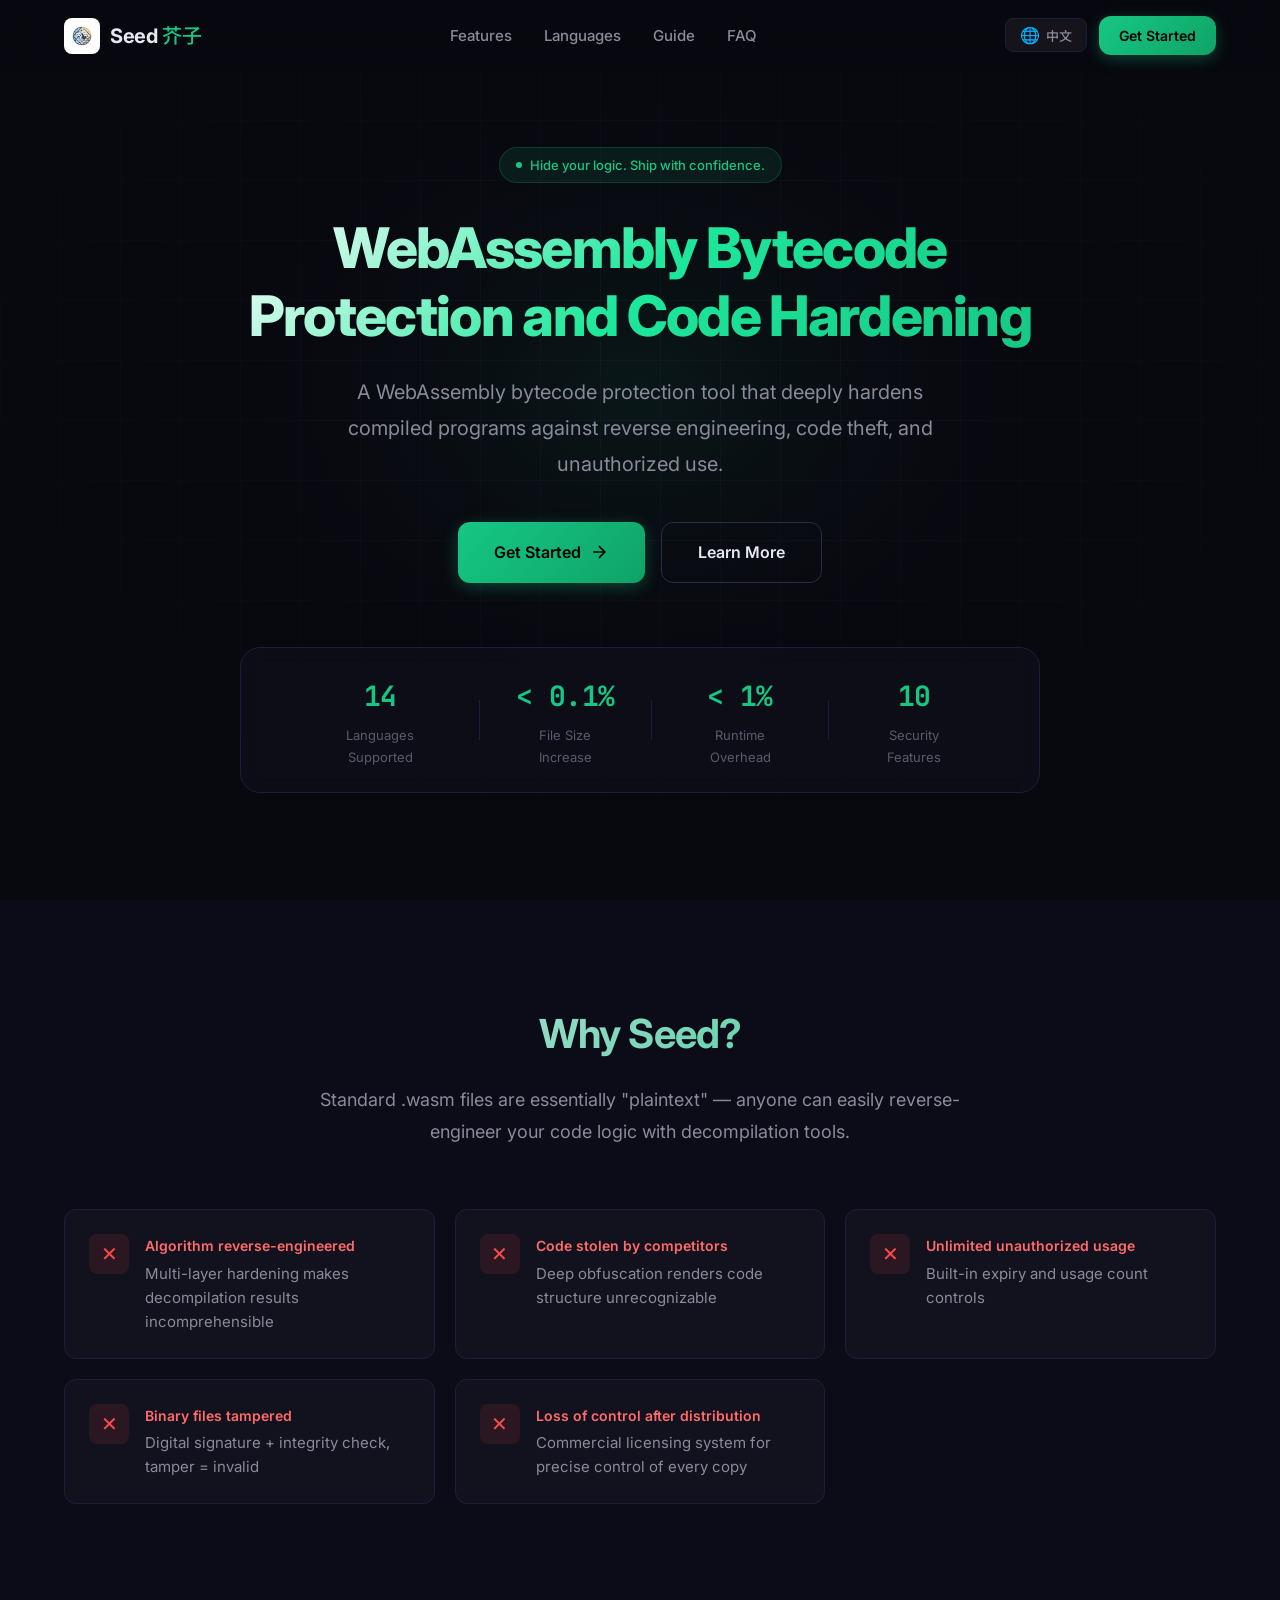
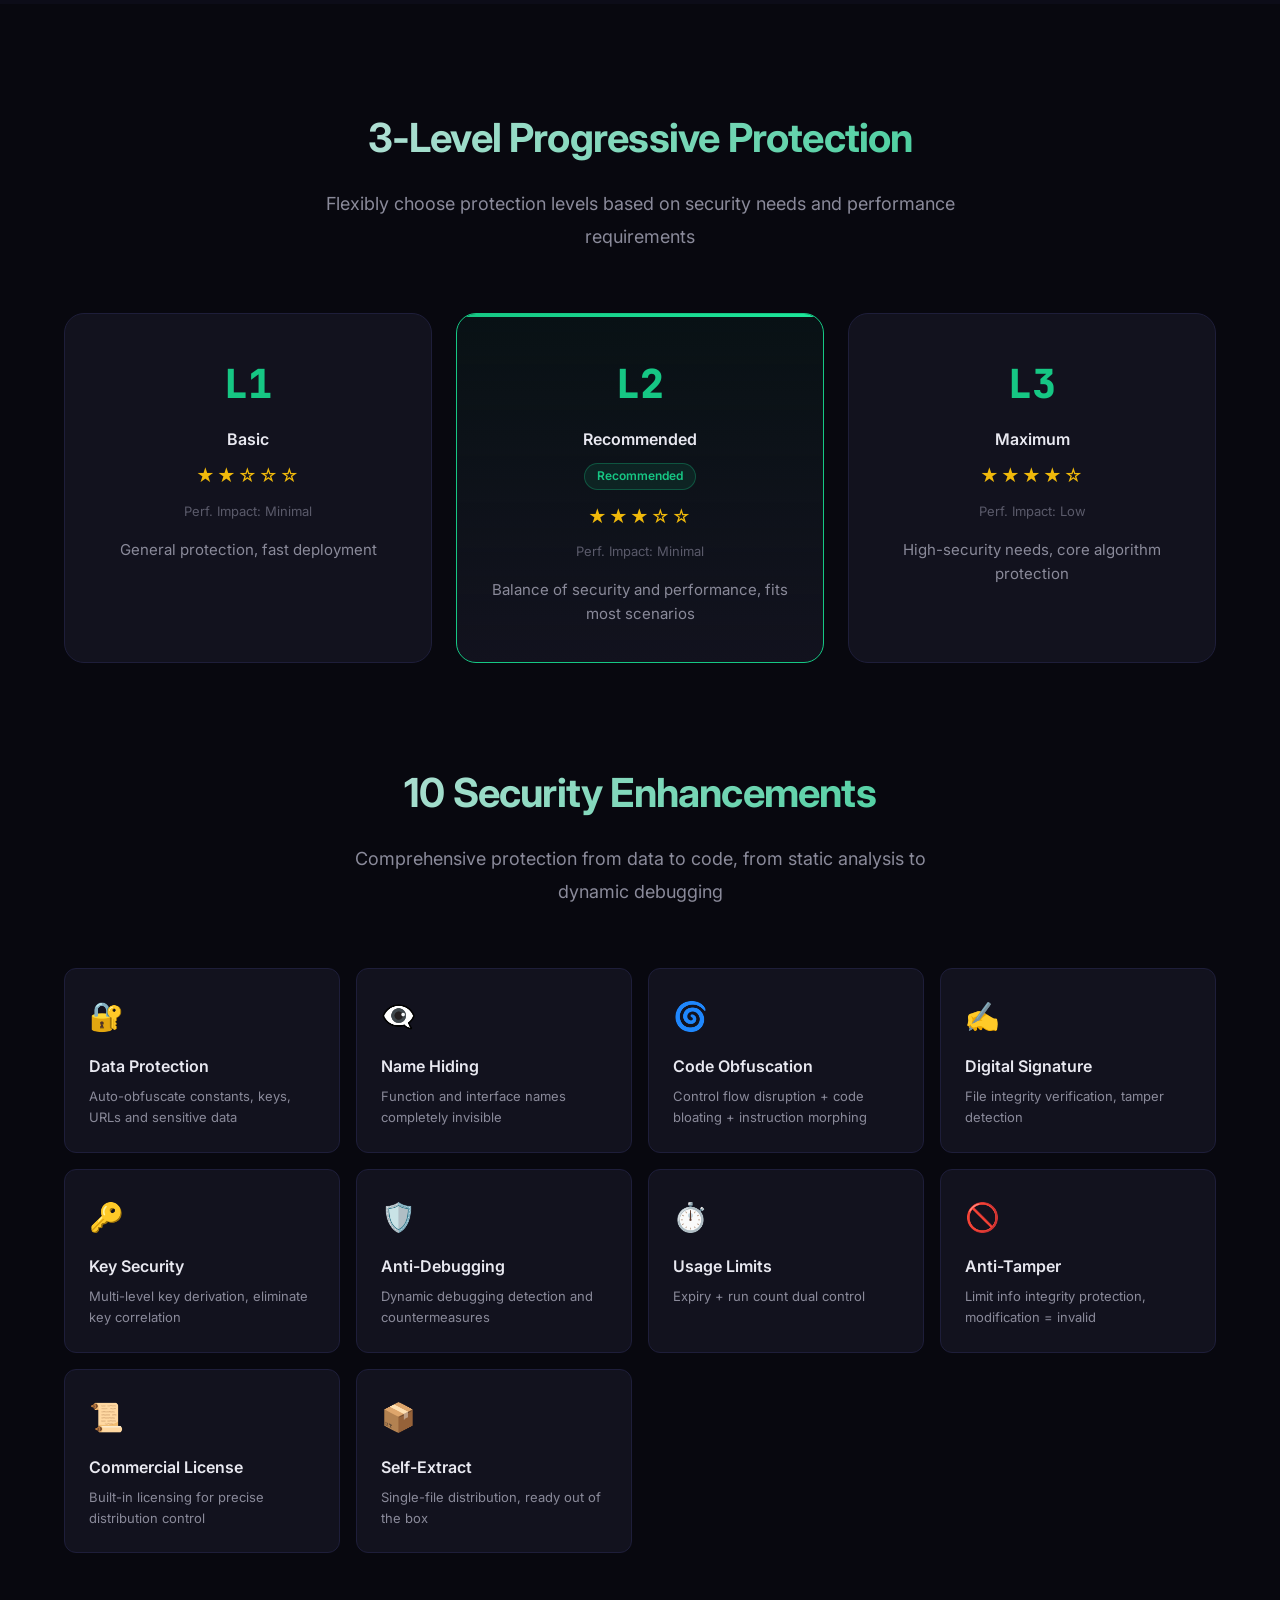
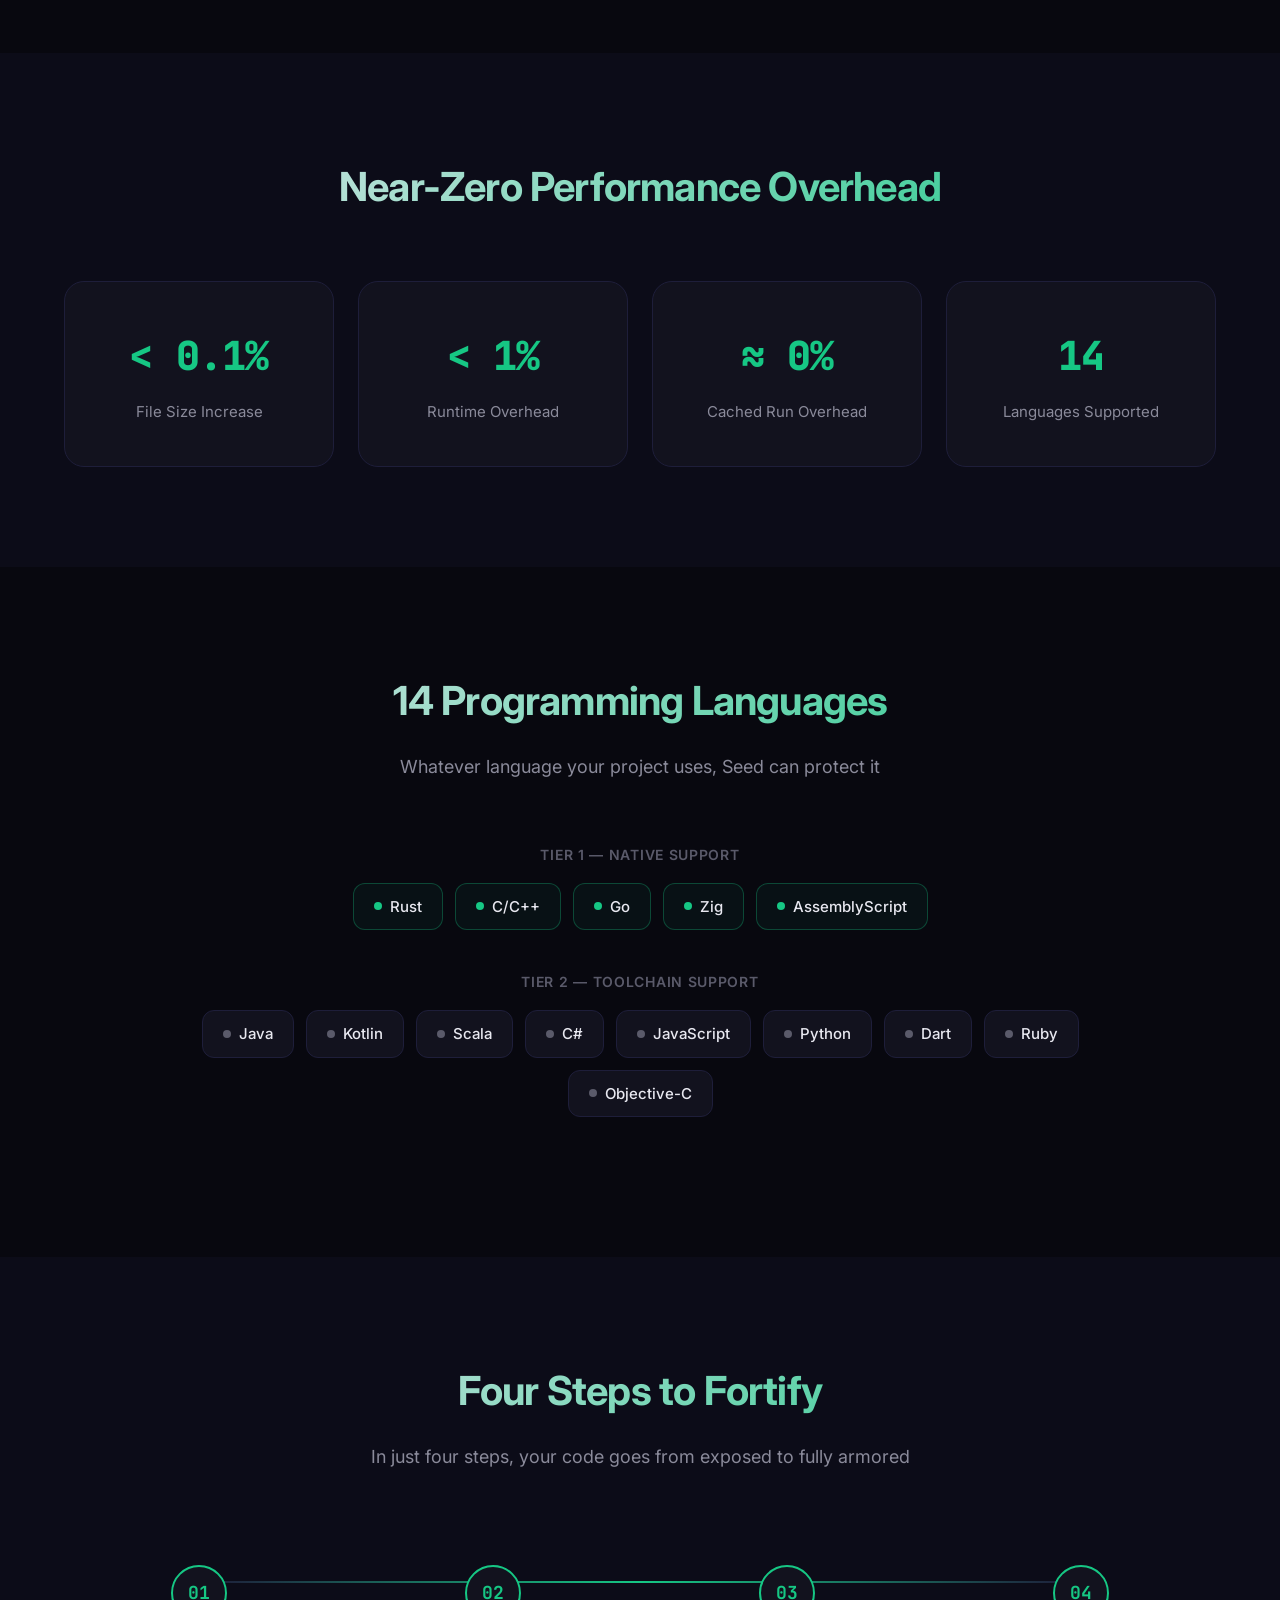
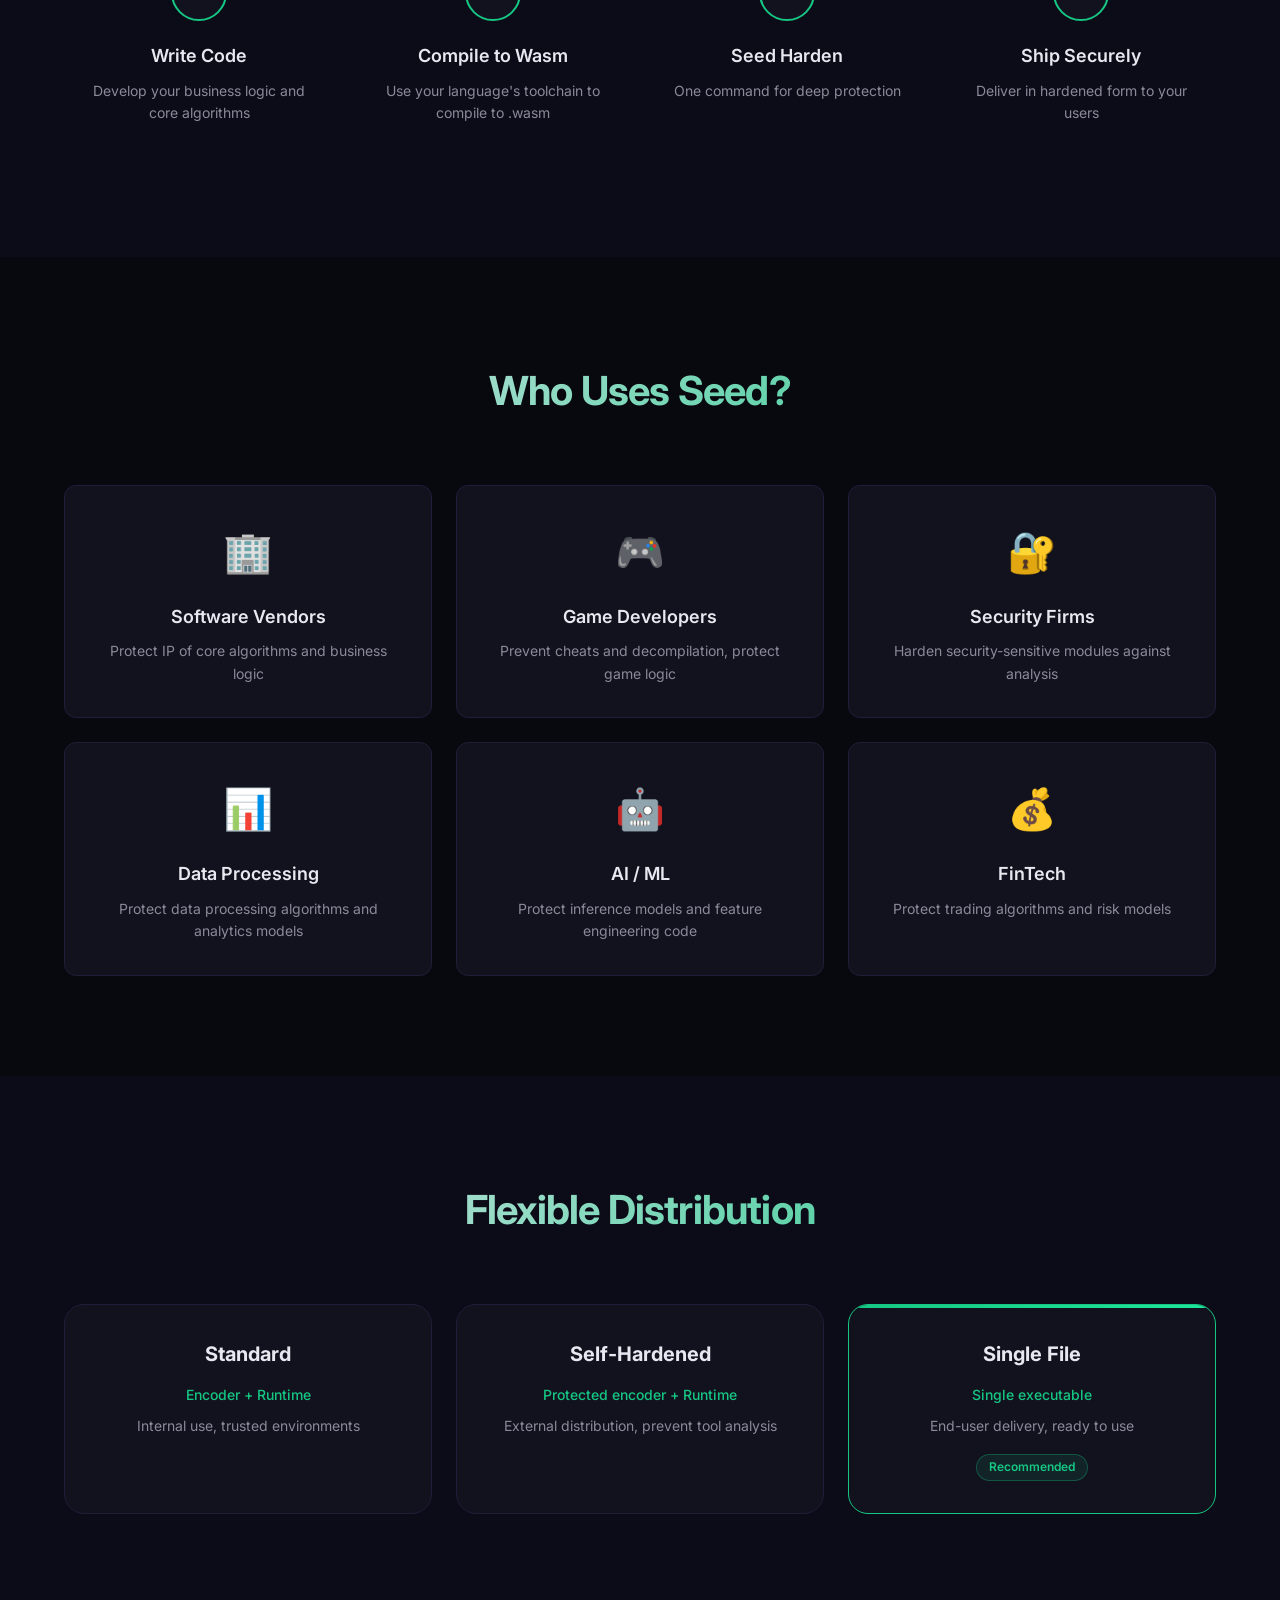
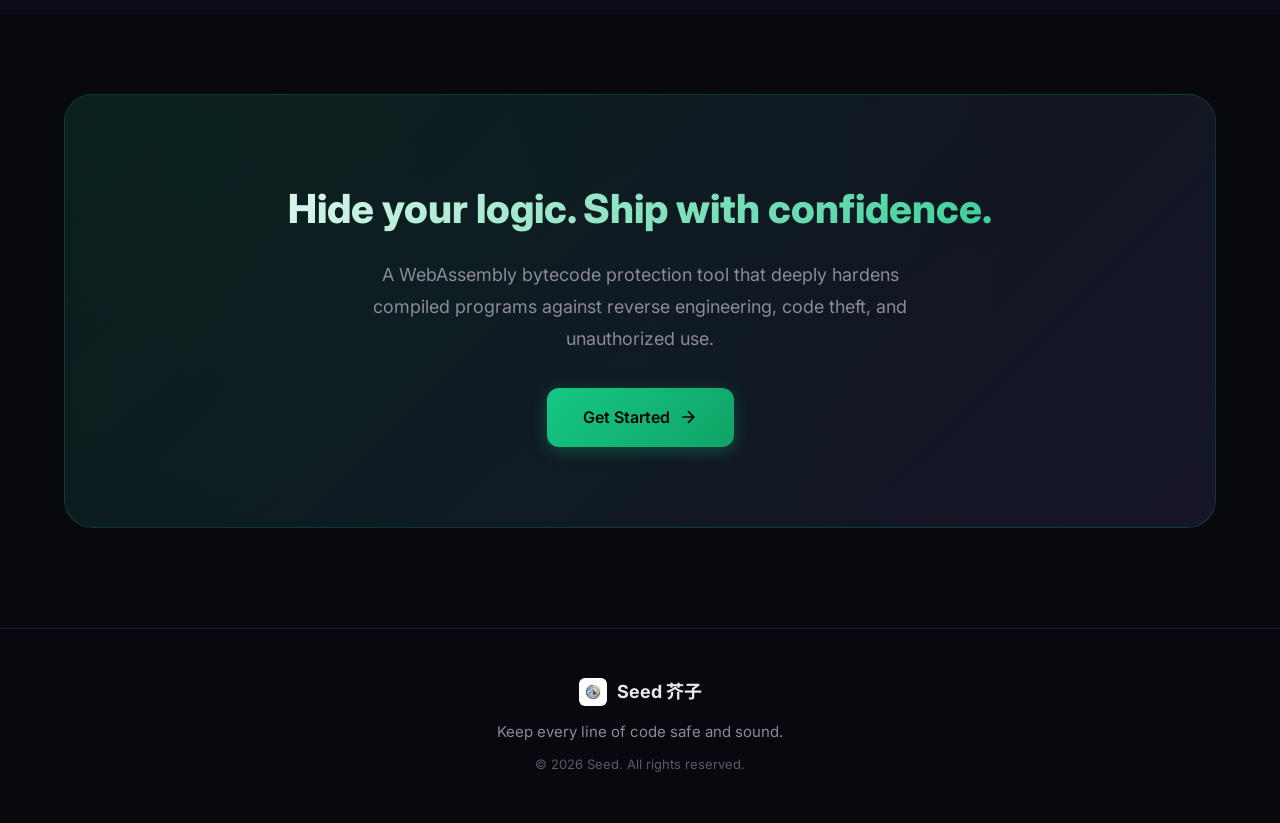
<file: index.html>
<!DOCTYPE html>
<html lang="zh-CN">
<head>
  <meta charset="UTF-8">
  <meta name="viewport" content="width=device-width, initial-scale=1.0">
  <title>Seed 芥子 — WebAssembly 字节码加固与混淆工具</title>
  <meta name="description" content="Seed 芥子为 Rust、C/C++、Go 等 WebAssembly 项目提供字节码加固、代码混淆与授权控制，帮助开发者降低逆向分析、代码窃取和未授权使用风险。">
  <link rel="canonical" href="https://seedprotector.github.io/">
  <meta property="og:title" content="Seed 芥子 — WebAssembly 字节码加固与混淆工具">
  <meta property="og:description" content="Seed 芥子为 WebAssembly 程序提供字节码加固、代码混淆与授权控制，帮助降低逆向分析和未授权使用风险。">
  <meta property="og:url" content="https://seedprotector.github.io/">
  <meta property="og:image" content="https://seedprotector.github.io/assets/icons/seed-icon-256.png">
  <meta property="og:type" content="website">
  <meta name="twitter:card" content="summary">
  <meta name="twitter:title" content="Seed 芥子 — WebAssembly 字节码加固与混淆工具">
  <meta name="twitter:description" content="WebAssembly 字节码加固、代码混淆与授权控制。">
  <script type="application/ld+json">
  {
    "@context": "https://schema.org",
    "@type": "SoftwareApplication",
    "name": "Seed",
    "alternateName": ["Seed 芥子", "wasm-packer"],
    "description": "WebAssembly 字节码保护与代码加固工具，提供字节码加固、代码混淆、反调试与商业授权控制，帮助开发者防止逆向工程、代码窃取和未授权使用。",
    "applicationCategory": "DeveloperApplication",
    "operatingSystem": "macOS, Linux",
    "url": "https://seedprotector.github.io/",
    "inLanguage": ["zh-CN", "en"]
  }
  </script>
  <link rel="icon" type="image/png" href="assets/icons/seed-icon-256.png">
  <link rel="stylesheet" href="css/style.css">
  <!-- Google Fonts -->
  <link rel="preconnect" href="https://fonts.googleapis.com">
  <link rel="preconnect" href="https://fonts.gstatic.com" crossorigin>
  <link href="https://fonts.googleapis.com/css2?family=Inter:wght@300;400;500;600;700;800&family=Noto+Sans+SC:wght@300;400;500;700&family=JetBrains+Mono:wght@400;500&display=swap" rel="stylesheet">
</head>
<body>

  <!-- ========== Navigation ========== -->
  <nav class="navbar" id="navbar">
    <div class="nav-container">
      <a href="#" class="nav-brand">
        <img src="assets/icons/seed-icon-256.png" alt="Seed Logo" class="nav-logo">
        <span class="nav-brand-text">Seed <span class="brand-cn">芥子</span></span>
      </a>
      <div class="nav-links" id="navLinks">
        <a href="#features" data-i18n="nav.features">核心优势</a>
        <a href="#languages" data-i18n="nav.languages">语言支持</a>
        <a href="guide.html" data-i18n="nav.guide">使用教程</a>
        <a href="faq.html" data-i18n="nav.faq">常见问题</a>
      </div>
      <div class="nav-actions">
        <button class="lang-toggle" id="langToggle" title="Switch Language" aria-label="Switch language / 切换语言">
          <span class="lang-icon">🌐</span>
          <span class="lang-label" id="langLabel">EN</span>
        </button>
        <a href="contact.html" class="btn btn-primary btn-sm" data-i18n="nav.getStarted">立即体验</a>
        <button class="mobile-menu-btn" id="mobileMenuBtn" aria-label="Menu">
          <span></span><span></span><span></span>
        </button>
      </div>
    </div>
  </nav>

  <main id="main-content">
  <!-- ========== Hero Section ========== -->
  <section class="hero" id="hero">
    <div class="hero-bg">
      <div class="hero-grid"></div>
      <div class="hero-glow"></div>
    </div>
    <div class="container">
      <div class="hero-content">
        <div class="hero-badge">
          <span class="badge-dot"></span>
          <span data-i18n="hero.slogan">芥子纳须弥，代码藏乾坤。</span>
        </div>
        <h1 class="hero-title" data-i18n="hero.headline">WebAssembly 字节码保护与代码加固</h1>
        <p class="hero-subtitle" data-i18n="hero.subtitle">WebAssembly 字节码保护工具，帮助开发者将编译后的程序进行深度加固，防止逆向工程、代码窃取和未授权使用。</p>
        <div class="hero-actions">
          <a href="contact.html" class="btn btn-primary btn-lg">
            <span data-i18n="hero.cta">立即开始</span>
            <svg width="20" height="20" viewBox="0 0 24 24" fill="none" stroke="currentColor" stroke-width="2"><path d="M5 12h14M12 5l7 7-7 7"/></svg>
          </a>
          <a href="#features" class="btn btn-ghost btn-lg">
            <span data-i18n="hero.ctaSecondary">了解更多</span>
          </a>
        </div>
        <div class="hero-stats">
          <div class="hero-stat">
            <span class="stat-value">14</span>
            <span class="stat-label" data-i18n="stats.items.3.label">支持语言数</span>
          </div>
          <div class="hero-stat-divider"></div>
          <div class="hero-stat">
            <span class="stat-value">&lt; 0.1%</span>
            <span class="stat-label" data-i18n="stats.items.0.label">文件体积增长</span>
          </div>
          <div class="hero-stat-divider"></div>
          <div class="hero-stat">
            <span class="stat-value">&lt; 1%</span>
            <span class="stat-label" data-i18n="stats.items.1.label">运行时额外开销</span>
          </div>
          <div class="hero-stat-divider"></div>
          <div class="hero-stat">
            <span class="stat-value">10</span>
            <span class="stat-label" data-i18n="hero.securityFeatures">安全增强能力</span>
          </div>
        </div>
      </div>
    </div>
  </section>

  <!-- ========== Problem Section ========== -->
  <section class="section section-problem" id="problem">
    <div class="container">
      <div class="section-header">
        <h2 class="section-title" data-i18n="problem.title">为什么需要 Seed？</h2>
        <p class="section-subtitle" data-i18n="problem.subtitle">标准 .wasm 文件几乎是"明文"状态 —— 任何人都可以用反编译工具轻松还原你的代码逻辑。</p>
      </div>
      <div class="problem-grid" id="problemGrid">
        <!-- Populated by JS -->
      </div>
    </div>
  </section>

  <!-- ========== Features / Protection ========== -->
  <section class="section section-features" id="features">
    <div class="container">
      <!-- Protection Levels -->
      <div class="section-header">
        <h2 class="section-title" data-i18n="protection.title">三级渐进式保护</h2>
        <p class="section-subtitle" data-i18n="protection.subtitle">根据安全需求和性能要求灵活选择保护级别</p>
      </div>
      <div class="levels-grid" id="levelsGrid">
        <!-- Populated by JS -->
      </div>

      <!-- 10 Security Features -->
      <div class="section-header" style="margin-top: 6rem;">
        <h2 class="section-title" data-i18n="security.title">十重安全增强</h2>
        <p class="section-subtitle" data-i18n="security.subtitle">覆盖从数据到代码、从静态分析到动态调试的全方位防护</p>
      </div>
      <div class="security-grid" id="securityGrid">
        <!-- Populated by JS -->
      </div>
    </div>
  </section>

  <!-- ========== Stats Section ========== -->
  <section class="section section-stats" id="stats">
    <div class="container">
      <div class="section-header">
        <h2 class="section-title" data-i18n="stats.title">近零性能损耗</h2>
      </div>
      <div class="stats-grid" id="statsGrid">
        <!-- Populated by JS -->
      </div>
    </div>
  </section>

  <!-- ========== Languages Section ========== -->
  <section class="section section-languages" id="languages">
    <div class="container">
      <div class="section-header">
        <h2 class="section-title" data-i18n="languages.title">14 种编程语言支持</h2>
        <p class="section-subtitle" data-i18n="languages.subtitle">无论你的项目使用什么语言，Seed 都能保护</p>
      </div>
      <div class="languages-container">
        <div class="lang-tier">
          <h3 class="tier-label" data-i18n="languages.tier1Label">第一梯队 — 原生支持</h3>
          <div class="lang-badges" id="tier1Badges">
            <!-- Populated by JS -->
          </div>
        </div>
        <div class="lang-tier">
          <h3 class="tier-label" data-i18n="languages.tier2Label">第二梯队 — 工具链支持</h3>
          <div class="lang-badges" id="tier2Badges">
            <!-- Populated by JS -->
          </div>
        </div>
      </div>
    </div>
  </section>

  <!-- ========== Workflow Section ========== -->
  <section class="section section-workflow" id="workflow">
    <div class="container">
      <div class="section-header">
        <h2 class="section-title" data-i18n="workflow.title">四步完成加固</h2>
        <p class="section-subtitle" data-i18n="workflow.subtitle">只需四步，你的代码就从"裸奔"变为"全副武装"</p>
      </div>
      <div class="workflow-steps" id="workflowSteps">
        <!-- Populated by JS -->
      </div>
    </div>
  </section>

  <!-- ========== Use Cases Section ========== -->
  <section class="section section-usecases" id="usecases">
    <div class="container">
      <div class="section-header">
        <h2 class="section-title" data-i18n="useCases.title">谁在使用 Seed？</h2>
      </div>
      <div class="usecases-grid" id="usecasesGrid">
        <!-- Populated by JS -->
      </div>
    </div>
  </section>

  <!-- ========== Distribution Section ========== -->
  <section class="section section-distribution" id="distribution">
    <div class="container">
      <div class="section-header">
        <h2 class="section-title" data-i18n="distribution.title">灵活的分发方式</h2>
      </div>
      <div class="distribution-grid" id="distributionGrid">
        <!-- Populated by JS -->
      </div>
    </div>
  </section>

  <!-- ========== CTA Section ========== -->
  <section class="section section-cta" id="get-started">
    <div class="container">
      <div class="cta-card">
        <h2 class="cta-title" data-i18n="hero.slogan">芥子纳须弥，代码藏乾坤。</h2>
        <p class="cta-subtitle" data-i18n="hero.subtitle">WebAssembly 字节码保护工具，帮助开发者将编译后的程序进行深度加固，防止逆向工程、代码窃取和未授权使用。</p>
        <a href="contact.html" class="btn btn-primary btn-lg">
          <span data-i18n="nav.getStarted">立即体验</span>
          <svg width="20" height="20" viewBox="0 0 24 24" fill="none" stroke="currentColor" stroke-width="2"><path d="M5 12h14M12 5l7 7-7 7"/></svg>
        </a>
      </div>
    </div>
  </section>
  </main>

  <!-- ========== Footer ========== -->
  <footer class="footer">
    <div class="container">
      <div class="footer-content">
        <div class="footer-brand">
          <img src="assets/icons/seed-icon-256.png" alt="Seed" class="footer-logo">
          <span class="footer-brand-name">Seed 芥子</span>
        </div>
        <p class="footer-tagline" data-i18n="footer.tagline">让每一行代码都安全无忧。</p>
        <p class="footer-copyright" data-i18n="footer.copyright">© 2026 Seed 芥子. 保留所有权利。</p>
      </div>
    </div>
  </footer>

  <!-- Scripts -->
  <script src="js/i18n.js"></script>
  <script src="js/app.js"></script>
</body>
</html>
</file>
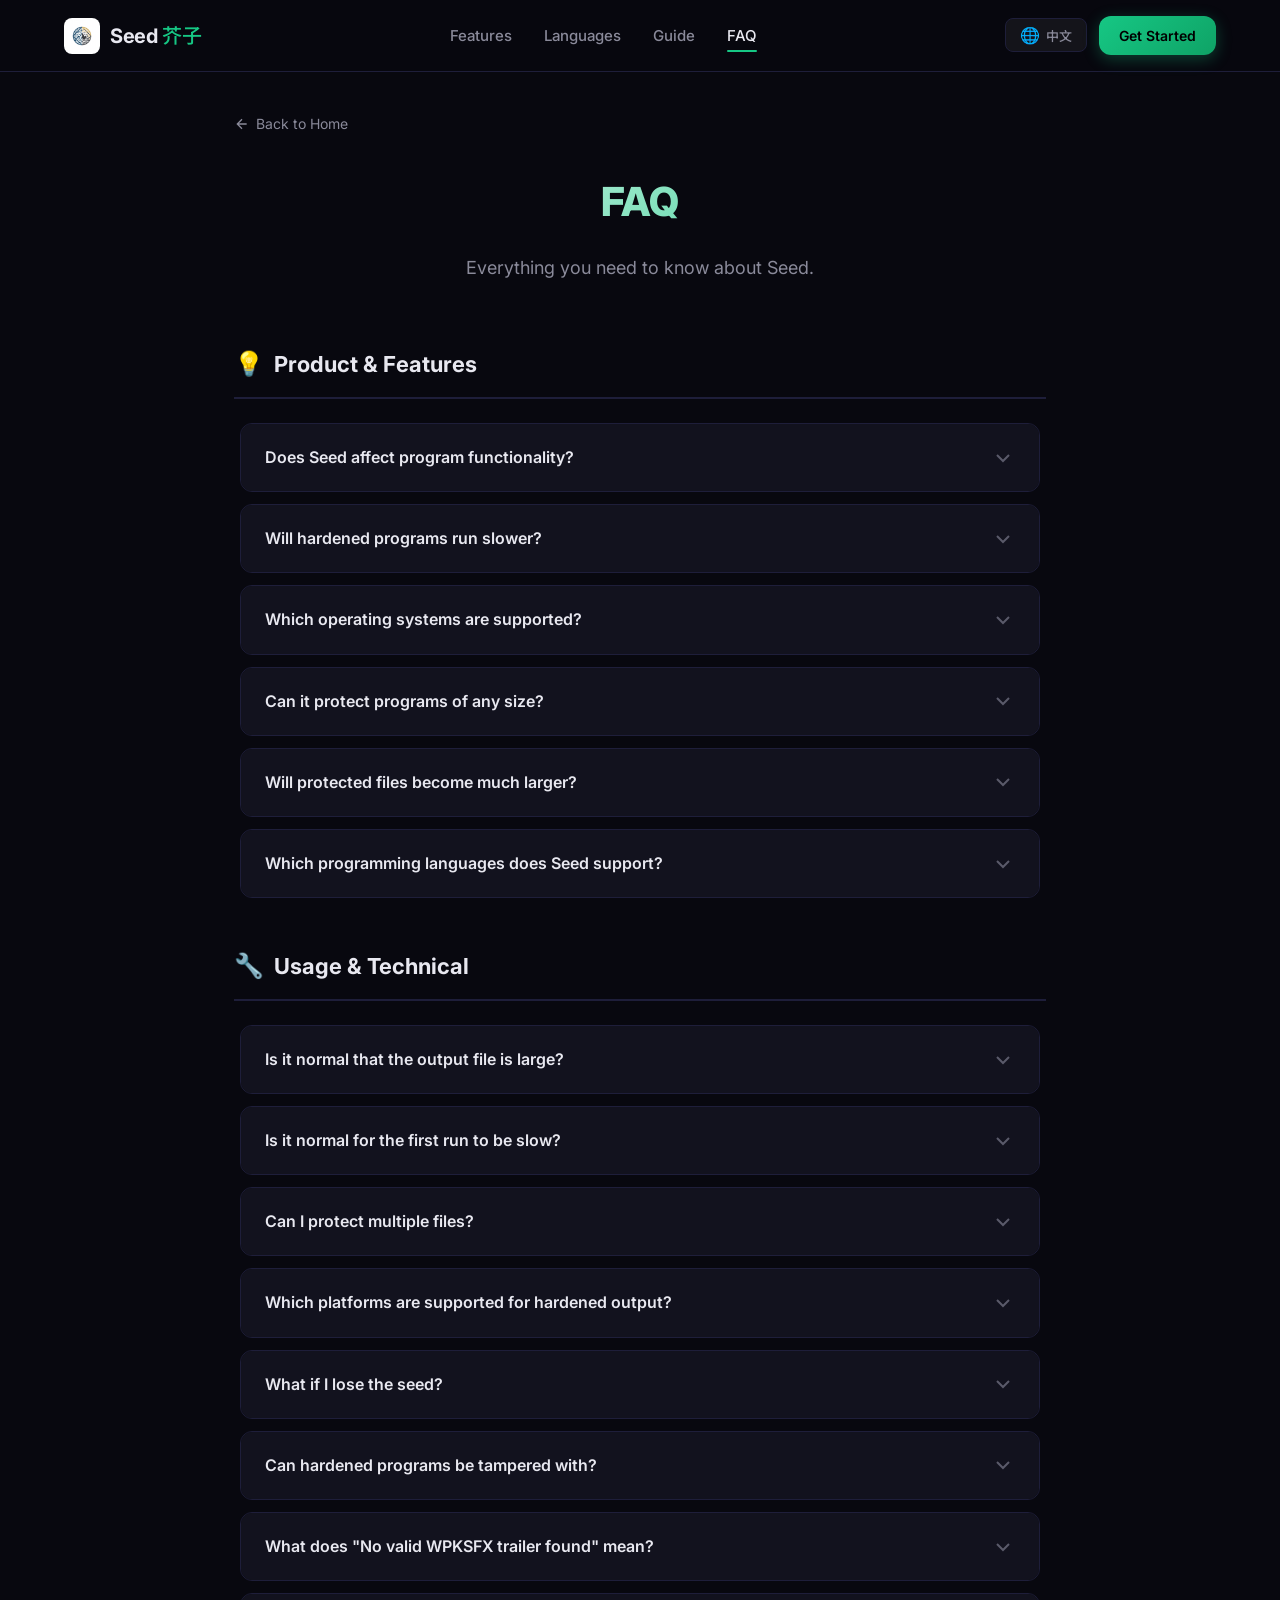
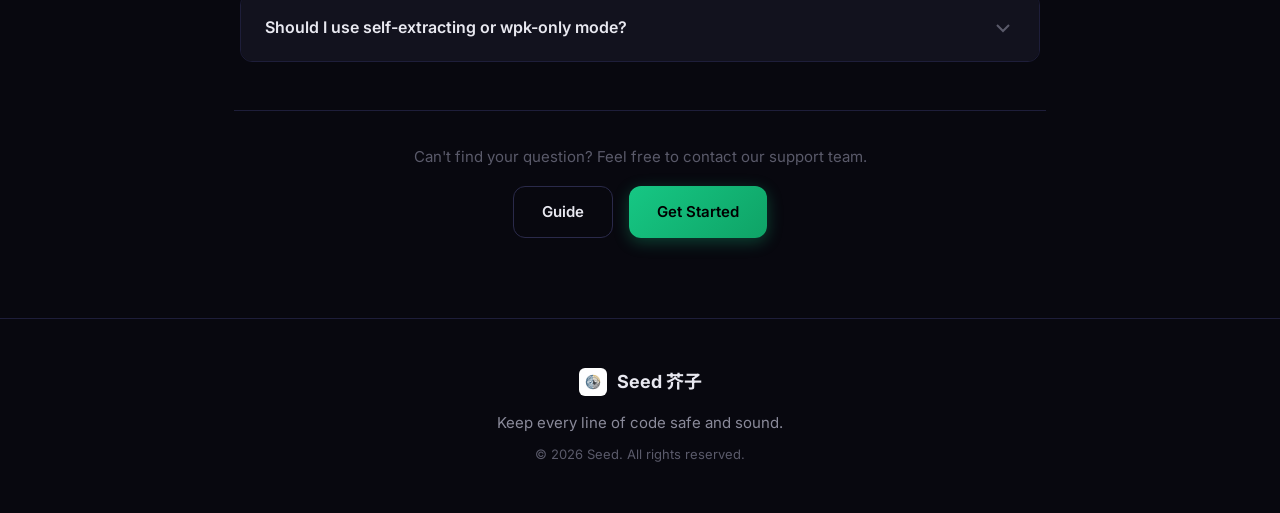
<file: faq.html>
<!DOCTYPE html>
<html lang="zh-CN">
<head>
  <meta charset="UTF-8">
  <meta name="viewport" content="width=device-width, initial-scale=1.0">
  <title>常见问题 — Seed 芥子</title>
  <meta name="description" content="了解 Seed 芥子支持的操作系统与编程语言、保护等级、自解压模式、WPK 文件以及性能和授权相关问题。">
  <link rel="canonical" href="https://seedprotector.github.io/faq.html">
  <meta property="og:title" content="常见问题 — Seed 芥子">
  <meta property="og:description" content="查找 Seed 芥子支持平台、编程语言、保护等级、自解压程序与 WPK 模式的常见解答。">
  <meta property="og:url" content="https://seedprotector.github.io/faq.html">
  <meta property="og:image" content="https://seedprotector.github.io/assets/icons/seed-icon-256.png">
  <meta property="og:type" content="article">
  <meta name="twitter:card" content="summary">
  <meta name="twitter:title" content="常见问题 — Seed 芥子">
  <meta name="twitter:description" content="Seed 芥子产品、平台和技术问题解答。">
  <script type="application/ld+json">
  {
    "@context": "https://schema.org",
    "@type": "FAQPage",
    "inLanguage": "zh-CN",
    "mainEntity": [
      {
        "@type": "Question",
        "name": "Seed 会影响程序功能吗？",
        "acceptedAnswer": { "@type": "Answer", "text": "不会。Seed 的保护是透明的，加固后的程序功能与原始程序完全一致。" }
      },
      {
        "@type": "Question",
        "name": "加固后的程序会变慢吗？",
        "acceptedAnswer": { "@type": "Answer", "text": "几乎不会。L2 推荐方案的运行时额外开销不到 1%，二次运行几乎为零开销。" }
      },
      {
        "@type": "Question",
        "name": "支持哪些操作系统？",
        "acceptedAnswer": { "@type": "Answer", "text": "Seed 目前支持 macOS 和 Linux，Windows 支持即将推出。" }
      },
      {
        "@type": "Question",
        "name": "可以保护任意大小的程序吗？",
        "acceptedAnswer": { "@type": "Answer", "text": "是的。Seed 已在从 125 字节到 48 MB 的 WebAssembly 程序上完成测试，均表现稳定。" }
      },
      {
        "@type": "Question",
        "name": "保护后的文件会变大很多吗？",
        "acceptedAnswer": { "@type": "Answer", "text": "不会。文件体积增长不到 0.1%，仅增加极少量的元数据开销。" }
      }
    ]
  }
  </script>
  <link rel="icon" type="image/png" href="assets/icons/seed-icon-256.png">
  <link rel="stylesheet" href="css/style.css">
  <link rel="preconnect" href="https://fonts.googleapis.com">
  <link rel="preconnect" href="https://fonts.gstatic.com" crossorigin>
  <link href="https://fonts.googleapis.com/css2?family=Inter:wght@300;400;500;600;700;800&family=Noto+Sans+SC:wght@300;400;500;700&family=JetBrains+Mono:wght@400;500&display=swap" rel="stylesheet">
  <style>
    .faq-page {
      padding-top: calc(var(--nav-height) + 40px);
      padding-bottom: 80px;
      min-height: 100vh;
    }
    .faq-container {
      max-width: 860px;
      margin: 0 auto;
      padding: 0 24px;
    }
    .faq-back {
      display: inline-flex;
      align-items: center;
      gap: 6px;
      color: var(--text-secondary);
      font-size: 0.875rem;
      margin-bottom: 32px;
      transition: color var(--transition);
    }
    .faq-back:hover { color: var(--accent); }
    .faq-back svg { width: 16px; height: 16px; }
    .faq-header {
      text-align: center;
      margin-bottom: 60px;
    }
    .faq-header h1 {
      font-size: 2.5rem;
      font-weight: 800;
      margin-bottom: 16px;
      background: linear-gradient(135deg, #fff, var(--accent));
      -webkit-background-clip: text;
      -webkit-text-fill-color: transparent;
      background-clip: text;
    }
    .faq-header p {
      font-size: 1.125rem;
      color: var(--text-secondary);
      line-height: 1.8;
    }
    .faq-category {
      margin-bottom: 48px;
    }
    .faq-category-title {
      display: flex;
      align-items: center;
      gap: 10px;
      font-size: 1.375rem;
      font-weight: 700;
      color: var(--text-primary);
      margin-bottom: 24px;
      padding-bottom: 12px;
      border-bottom: 2px solid var(--border);
    }
    .faq-category-title .cat-icon {
      font-size: 1.5rem;
    }
    .faq-page-footer {
      text-align: center;
      margin-top: 48px;
      padding-top: 32px;
      border-top: 1px solid var(--border);
    }
    .faq-page-footer p {
      color: var(--text-muted);
      font-size: 0.9375rem;
      margin-bottom: 16px;
      line-height: 1.8;
    }
    .faq-page-footer .footer-actions {
      display: flex;
      gap: 16px;
      justify-content: center;
    }
    @media (max-width: 768px) {
      .faq-header h1 { font-size: 1.75rem; }
      .faq-category-title { font-size: 1.125rem; }
      .faq-page-footer .footer-actions {
        flex-direction: column;
        align-items: center;
      }
    }
  </style>
</head>
<body>

  <!-- ========== Navigation ========== -->
  <nav class="navbar scrolled" id="navbar">
    <div class="nav-container">
      <a href="/" class="nav-brand">
        <img src="assets/icons/seed-icon-256.png" alt="Seed Logo" class="nav-logo">
        <span class="nav-brand-text">Seed <span class="brand-cn">芥子</span></span>
      </a>
      <div class="nav-links" id="navLinks">
        <a href="index.html#features" data-i18n="nav.features">核心优势</a>
        <a href="index.html#languages" data-i18n="nav.languages">语言支持</a>
        <a href="guide.html" data-i18n="nav.guide">使用教程</a>
        <a href="faq.html" class="active" data-i18n="nav.faq">常见问题</a>
      </div>
      <div class="nav-actions">
        <button class="lang-toggle" id="langToggle" title="Switch Language" aria-label="Switch language / 切换语言">
          <span class="lang-icon">🌐</span>
          <span class="lang-label" id="langLabel">EN</span>
        </button>
        <a href="contact.html" class="btn btn-primary btn-sm" data-i18n="nav.getStarted">立即体验</a>
        <button class="mobile-menu-btn" id="mobileMenuBtn" aria-label="Menu">
          <span></span><span></span><span></span>
        </button>
      </div>
    </div>
  </nav>

  <!-- ========== FAQ Content ========== -->
  <main class="faq-page">
    <div class="faq-container">

      <a href="/" class="faq-back">
        <svg viewBox="0 0 24 24" fill="none" stroke="currentColor" stroke-width="2"><path d="M19 12H5M12 19l-7-7 7-7"/></svg>
        <span id="backText">返回首页</span>
      </a>

      <div class="faq-header">
        <h1 id="faqTitle">常见问题</h1>
        <p id="faqSubtitle">关于 Seed 芥子支持的平台、语言和保护方式的常见解答。</p>
      </div>

      <!-- FAQ categories (rendered by JS) -->
      <div id="faqCategories">
        <!-- Populated by JS -->
      </div>

      <!-- Footer CTA -->
      <div class="faq-page-footer">
        <p id="faqFooterText"></p>
        <div class="footer-actions">
          <a href="guide.html" class="btn btn-ghost btn-md" data-i18n="nav.guide">使用教程</a>
          <a href="contact.html" class="btn btn-primary btn-md" data-i18n="nav.getStarted">立即体验</a>
        </div>
      </div>

    </div>
  </main>

  <!-- ========== Footer ========== -->
  <footer class="footer">
    <div class="container">
      <div class="footer-content">
        <div class="footer-brand">
          <img src="assets/icons/seed-icon-256.png" alt="Seed" class="footer-logo">
          <span class="footer-brand-name">Seed 芥子</span>
        </div>
        <p class="footer-tagline" data-i18n="footer.tagline">让每一行代码都安全无忧。</p>
        <p class="footer-copyright" data-i18n="footer.copyright">© 2026 Seed 芥子. 保留所有权利。</p>
      </div>
    </div>
  </footer>

  <script src="js/i18n.js"></script>
  <script>
  (async function() {
    'use strict';

    // ---- Render functions (defined before init) ----

    function renderFaqContent(data) {
      const faqPage = data && data.faqPage;
      if (!faqPage) return;

      // Page title
      document.title = faqPage.pageTitle || '';

      // Header
      const backText = document.getElementById('backText');
      const faqTitle = document.getElementById('faqTitle');
      const faqSubtitle = document.getElementById('faqSubtitle');
      const faqFooterText = document.getElementById('faqFooterText');

      if (backText) backText.textContent = faqPage.backText || '';
      if (faqTitle) faqTitle.textContent = faqPage.title || '';
      if (faqSubtitle) faqSubtitle.textContent = faqPage.subtitle || '';
      if (faqFooterText) faqFooterText.textContent = faqPage.footerText || '';

      // Categories
      const container = document.getElementById('faqCategories');
      if (!container || !faqPage.categories) return;
      container.innerHTML = faqPage.categories.map(cat => {
        const itemsHtml = (cat.items || []).map(item => `
          <div class="faq-item" style="margin-bottom: 12px;">
            <div class="faq-question" onclick="this.closest('.faq-item').classList.toggle('active')">
              <h3>${item.q}</h3>
              <svg class="faq-arrow" viewBox="0 0 24 24" fill="none" stroke="currentColor" stroke-width="2">
                <polyline points="6 9 12 15 18 9"/>
              </svg>
            </div>
            <div class="faq-answer">
              <div class="faq-answer-inner">${item.a}</div>
            </div>
          </div>
        `).join('');
        return `
          <div class="faq-category">
            <h2 class="faq-category-title">
              <span class="cat-icon">${cat.icon}</span>
              <span>${cat.title}</span>
            </h2>
            <div class="faq-list">${itemsHtml}</div>
          </div>
        `;
      }).join('');
    }

    function updateLangButton(lang) {
      const label = document.getElementById('langLabel');
      if (label) label.textContent = lang === 'zh' ? 'EN' : '中文';
    }

    // ---- Initialize ----
    const lang = await I18n.init();
    updateLangButton(lang);
    renderFaqContent(I18n.getData());

    I18n.onChange((newLang, data) => {
      updateLangButton(newLang);
      renderFaqContent(data);
    });

    // Language toggle
    const langToggle = document.getElementById('langToggle');
    if (langToggle) {
      langToggle.addEventListener('click', async (e) => {
        e.preventDefault();
        e.stopPropagation();
        try {
          await I18n.toggle();
        } catch (err) {
          console.error('[faq] Language toggle failed:', err);
        }
      });
    }

    // Mobile menu
    const mobileMenuBtn = document.getElementById('mobileMenuBtn');
    const navLinks = document.getElementById('navLinks');
    if (mobileMenuBtn && navLinks) {
      mobileMenuBtn.addEventListener('click', () => {
        navLinks.classList.toggle('mobile-open');
        mobileMenuBtn.classList.toggle('active');
      });
      navLinks.querySelectorAll('a').forEach(link => {
        link.addEventListener('click', () => {
          navLinks.classList.remove('mobile-open');
          mobileMenuBtn.classList.remove('active');
        });
      });
    }

  })();
  </script>

</body>
</html>
</file>
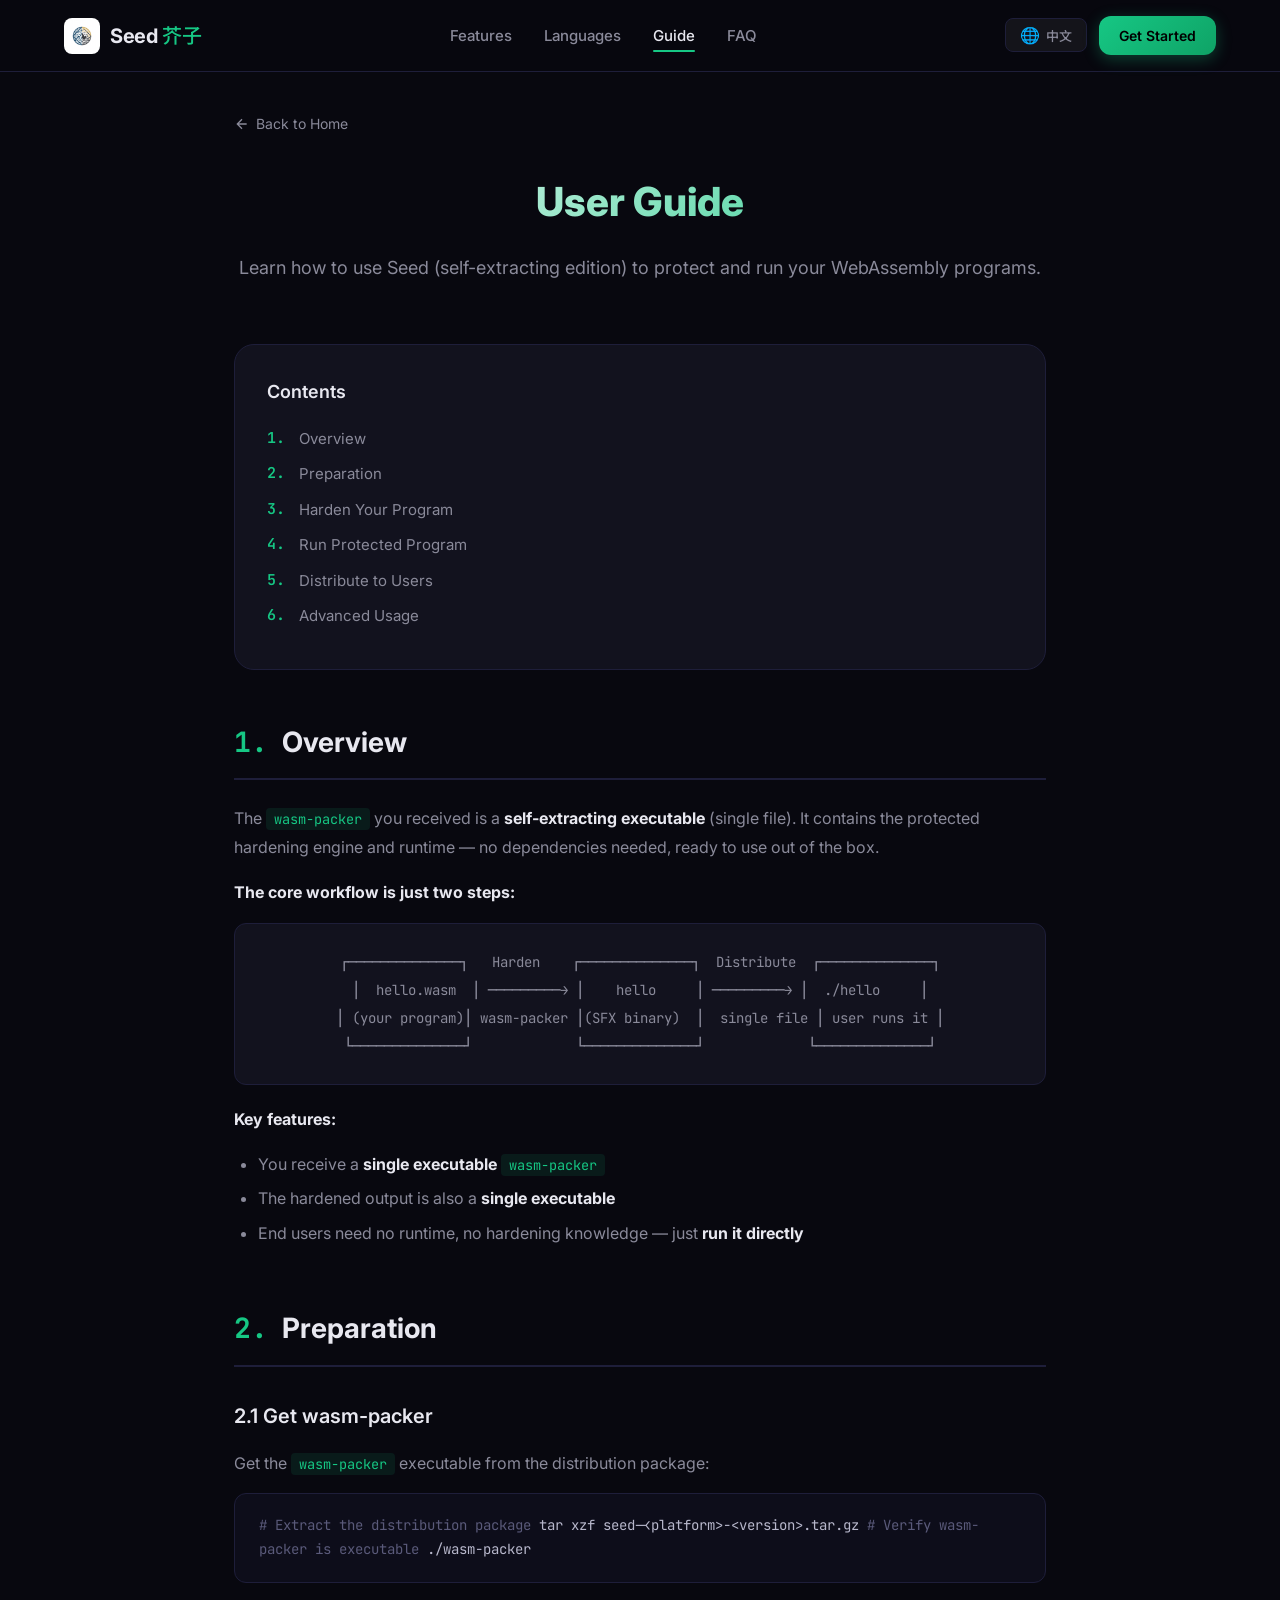
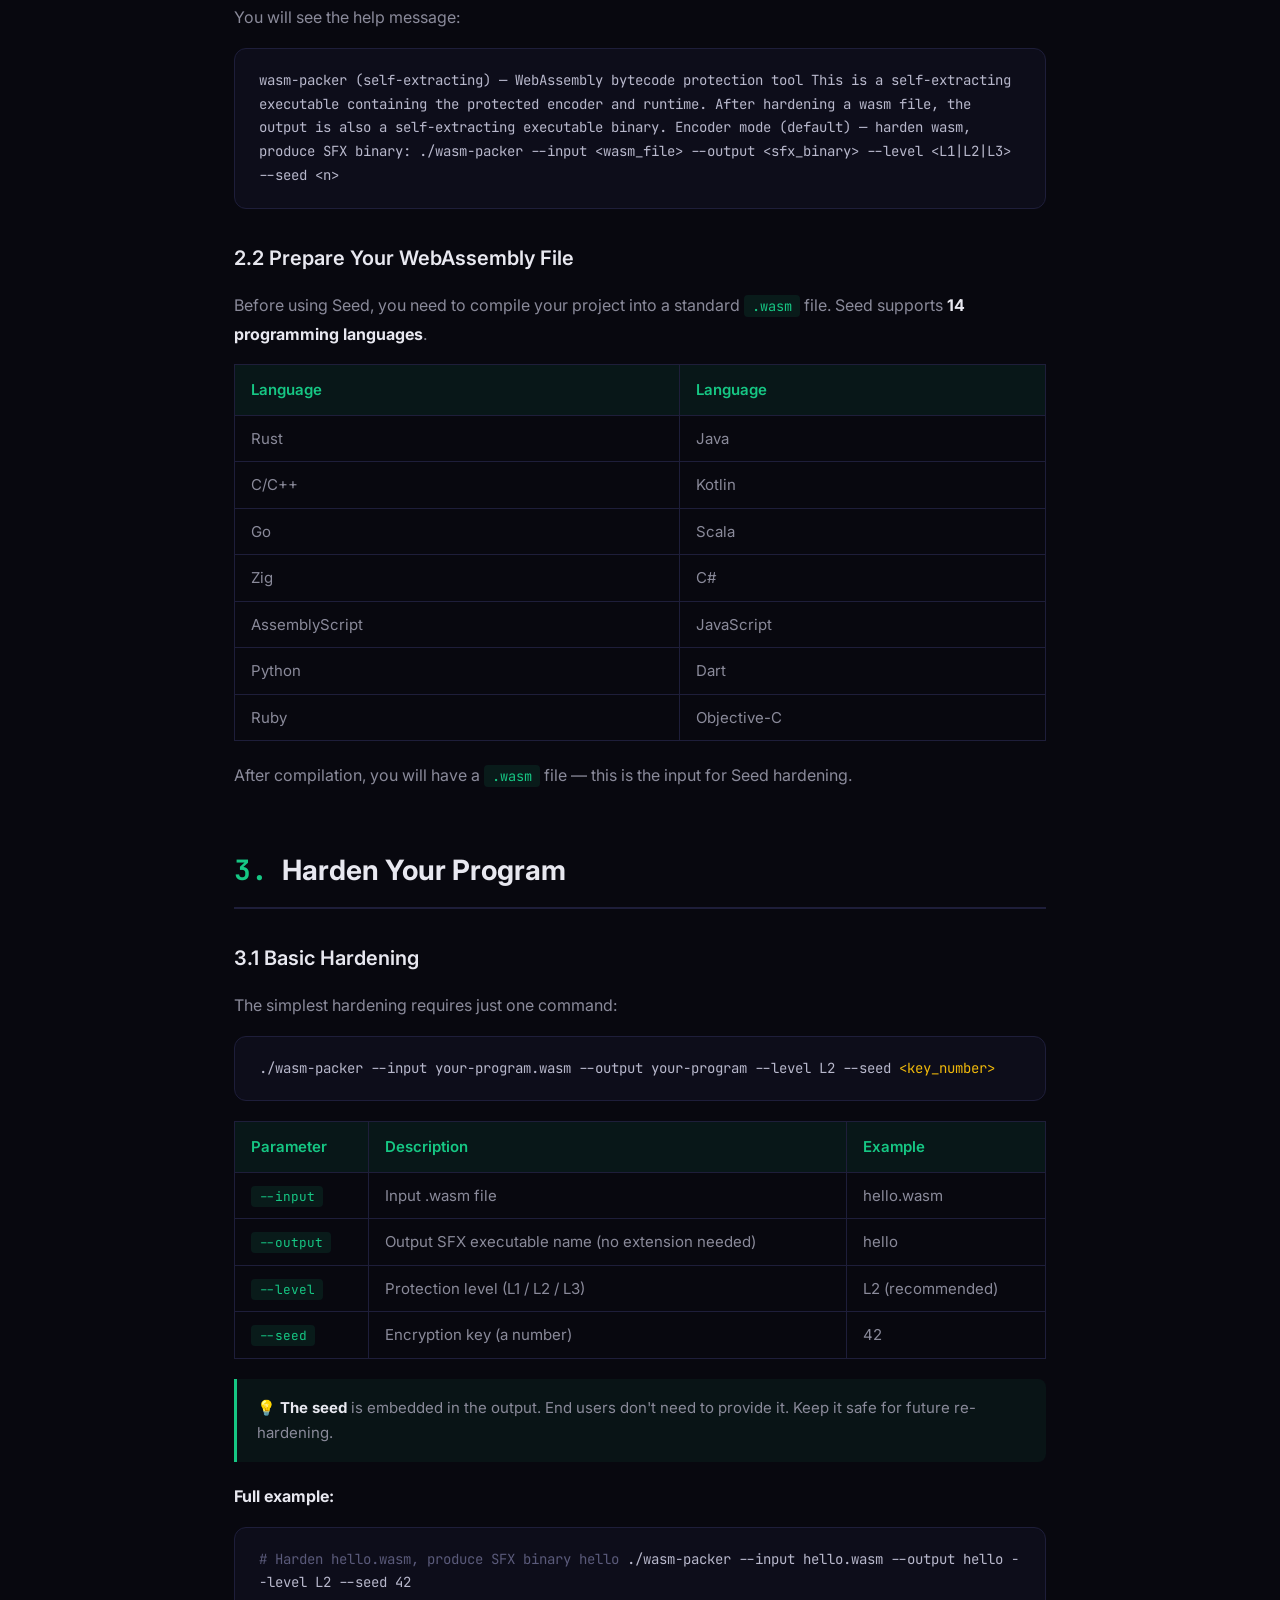
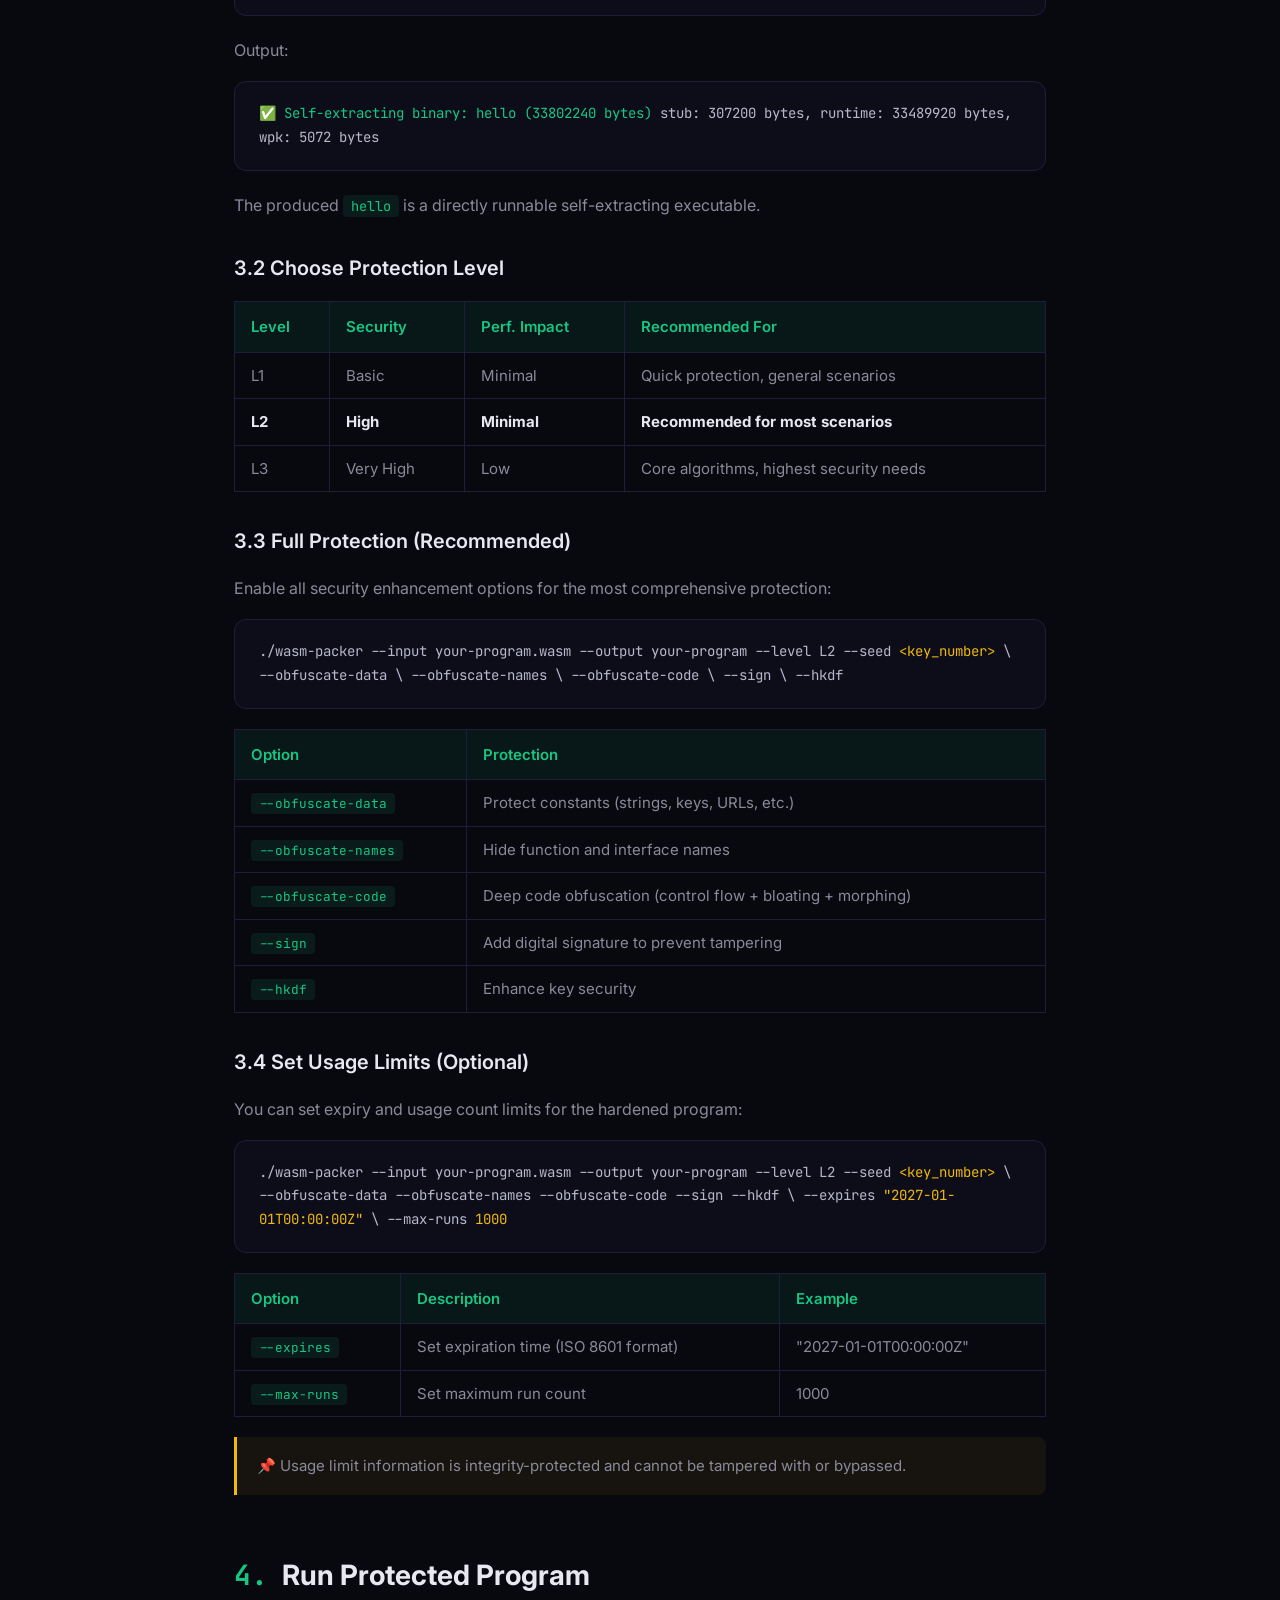
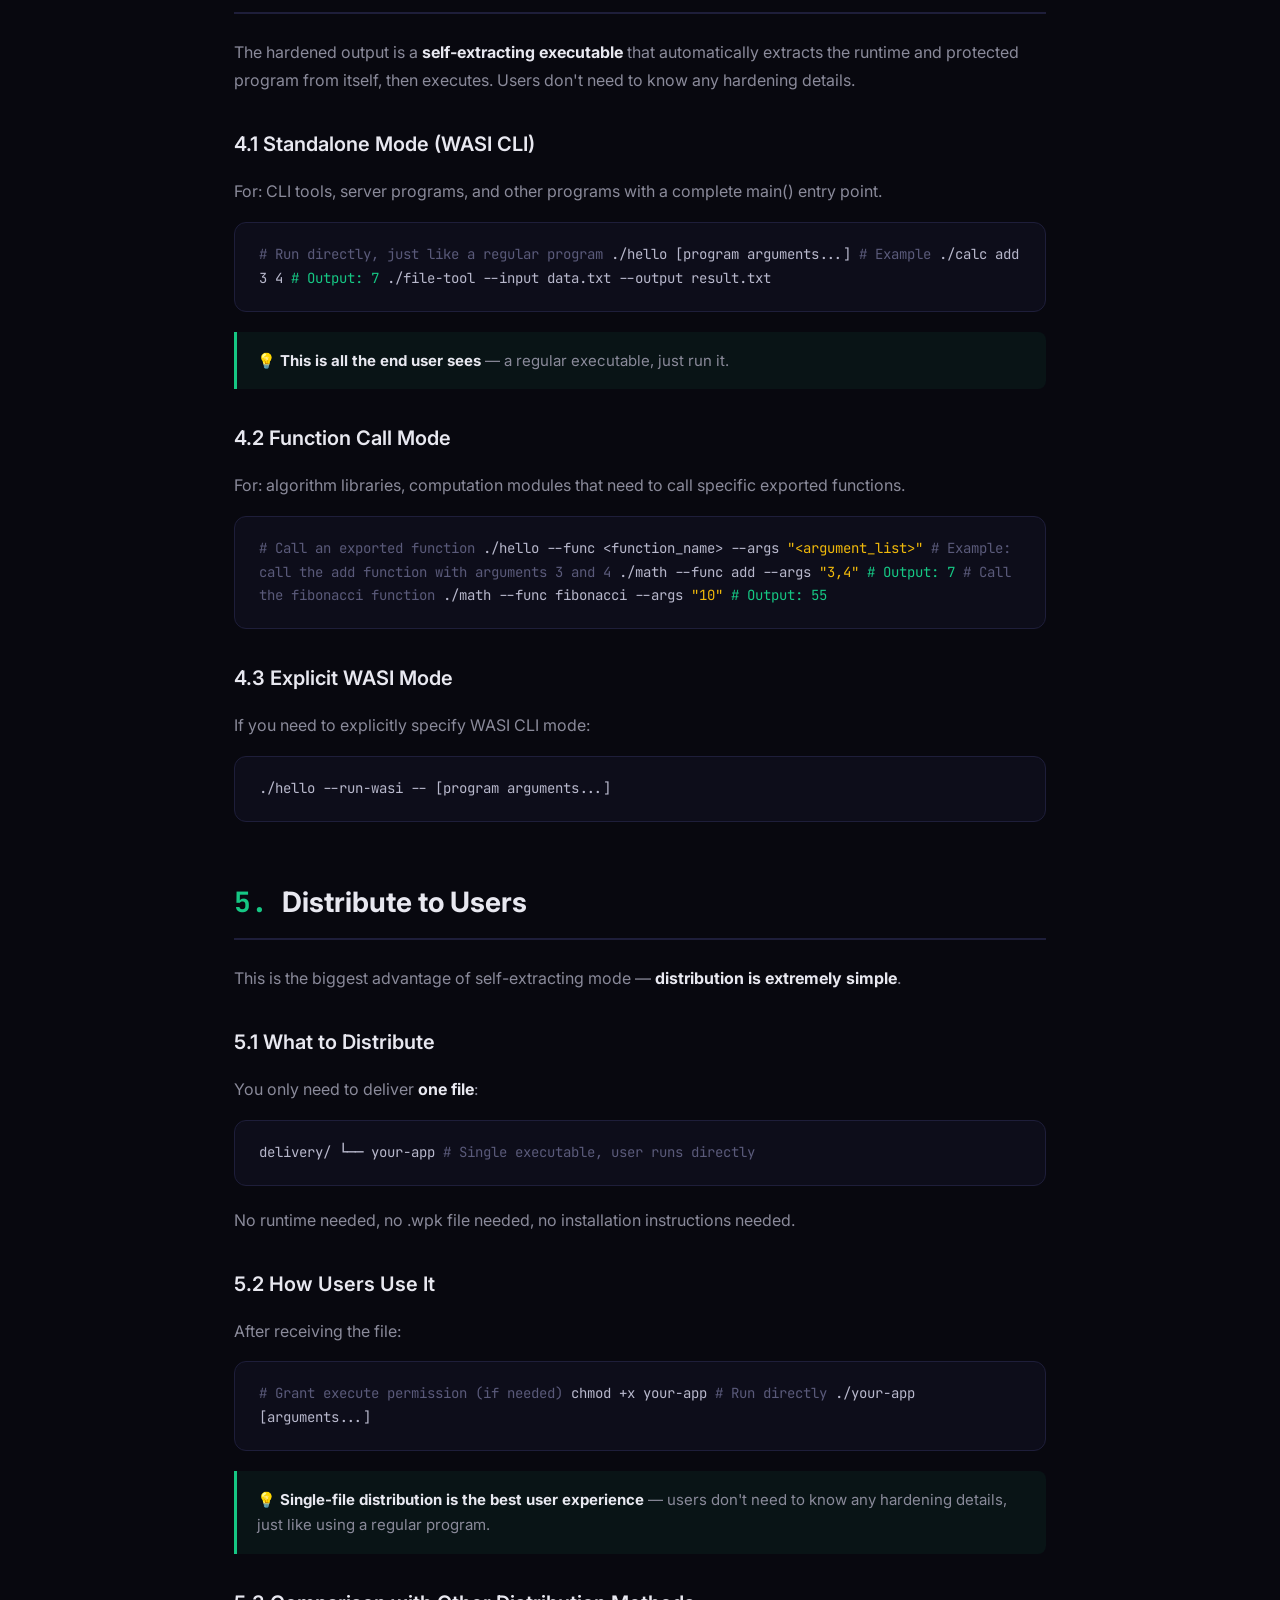
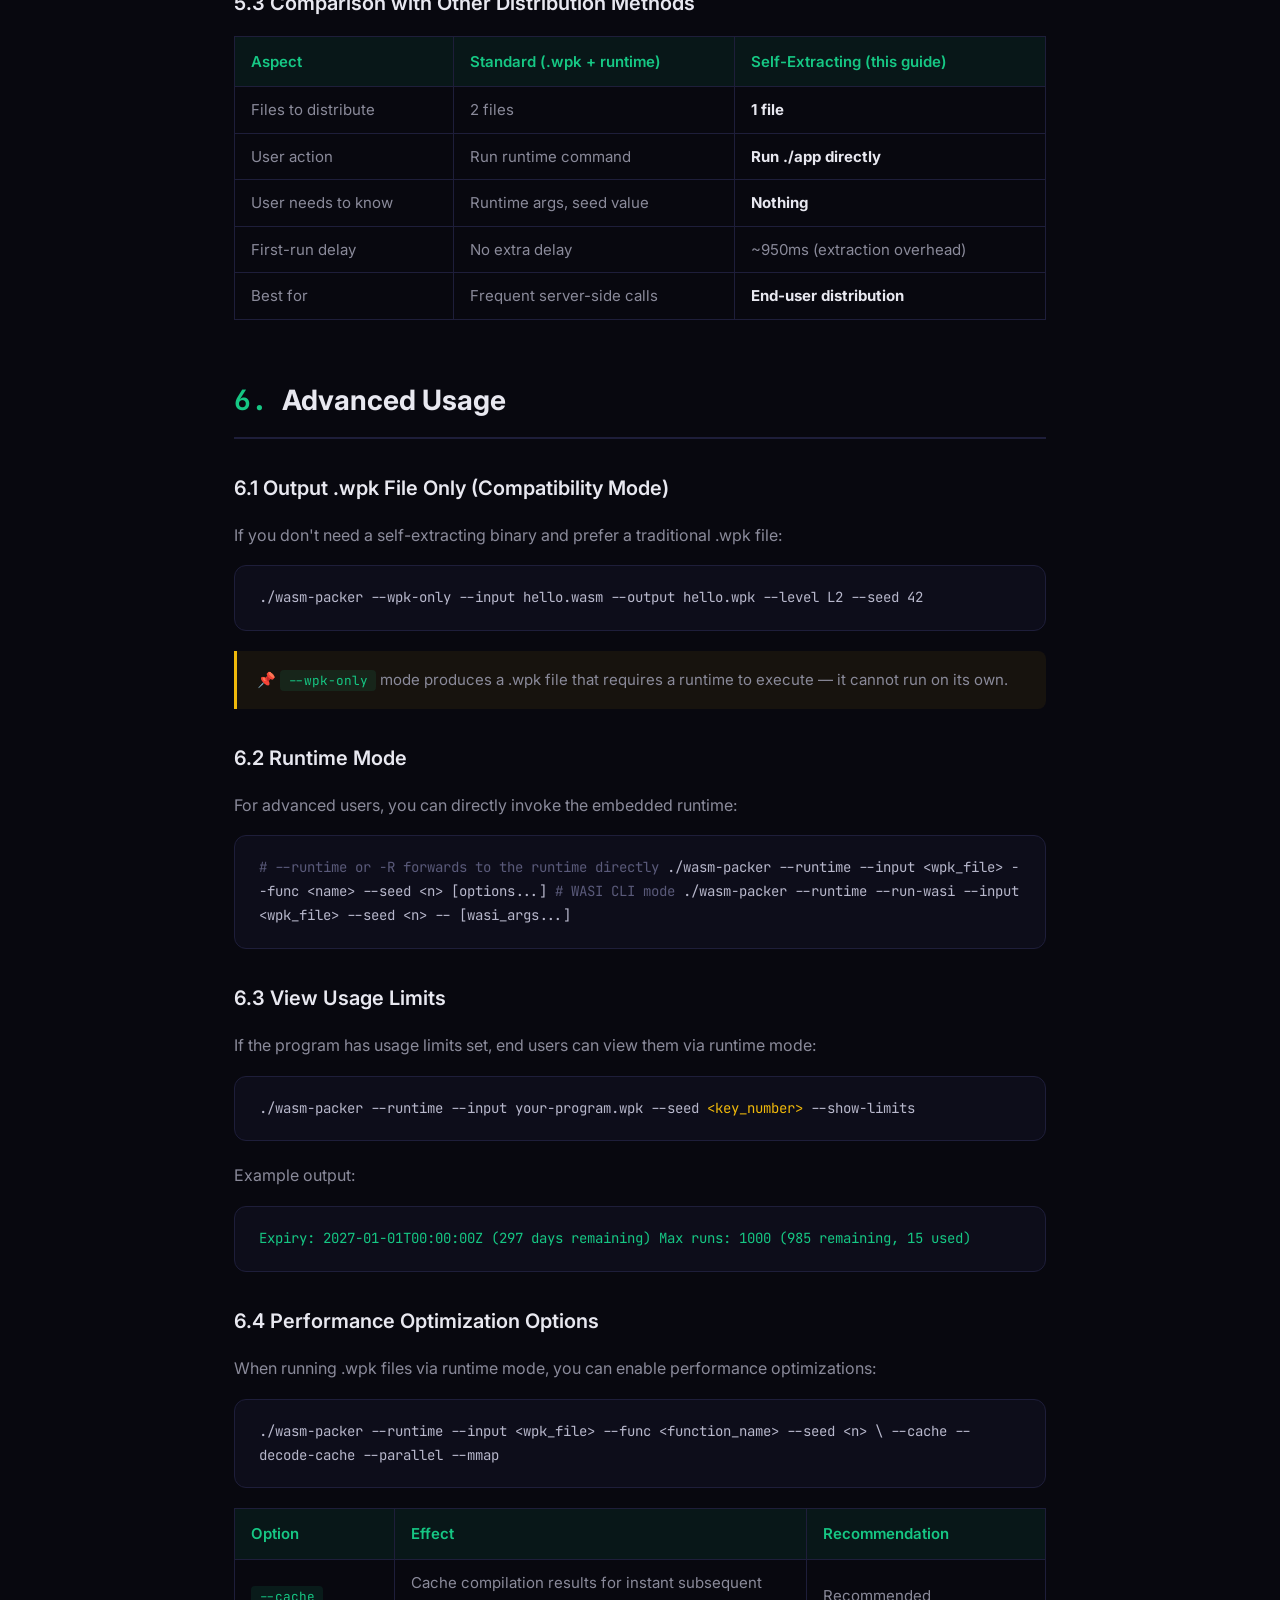
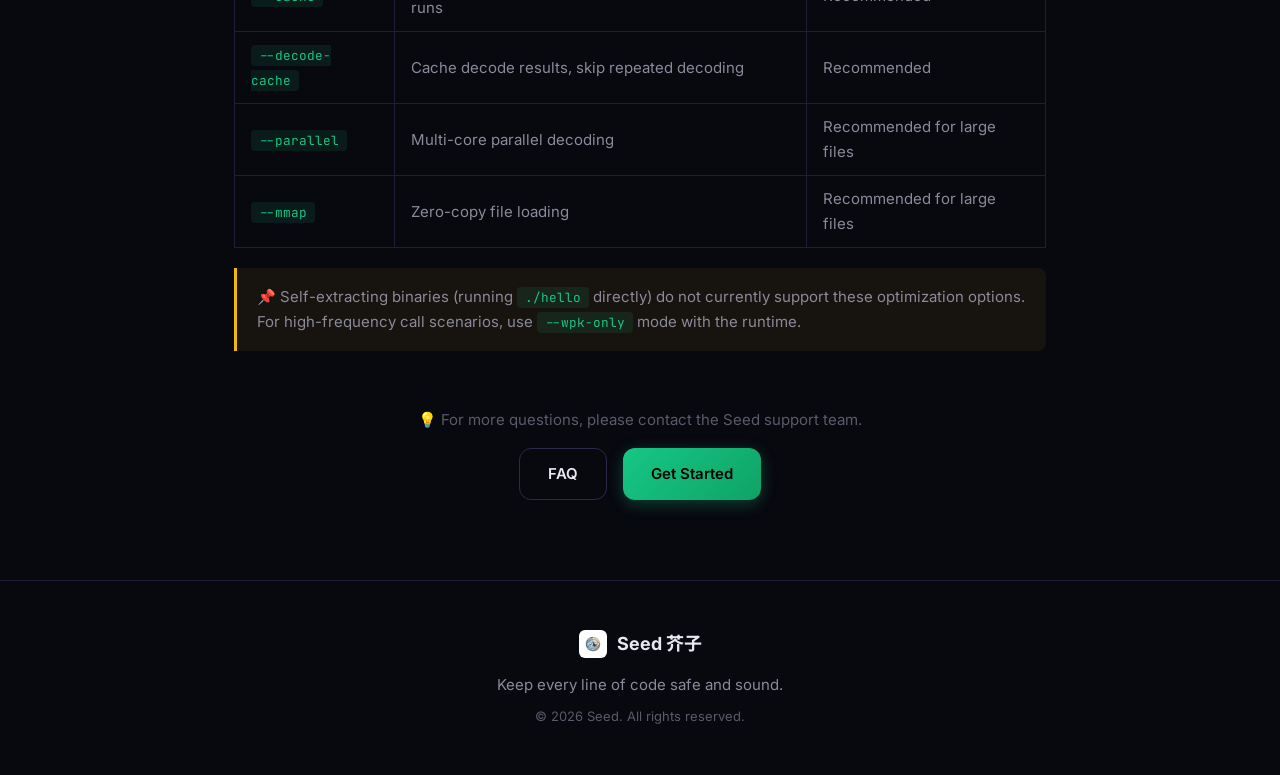
<file: guide.html>
<!DOCTYPE html>
<html lang="zh-CN">
<head>
  <meta charset="UTF-8">
  <meta name="viewport" content="width=device-width, initial-scale=1.0">
  <title>使用教程 — Seed 芥子</title>
  <meta name="description" content="查看 Seed 芥子使用教程，了解如何编译 WebAssembly、选择保护等级，并通过 wasm-packer 加固和运行自解压程序。">
  <link rel="canonical" href="https://seedprotector.github.io/guide.html">
  <meta property="og:title" content="使用教程 — Seed 芥子">
  <meta property="og:description" content="了解如何编译 WebAssembly、选择保护等级，并通过 wasm-packer 加固和运行程序。">
  <meta property="og:url" content="https://seedprotector.github.io/guide.html">
  <meta property="og:image" content="https://seedprotector.github.io/assets/icons/seed-icon-256.png">
  <meta property="og:type" content="article">
  <meta name="twitter:card" content="summary">
  <meta name="twitter:title" content="使用教程 — Seed 芥子">
  <meta name="twitter:description" content="Seed 芥子 WebAssembly 程序加固教程。">
  <link rel="icon" type="image/png" href="assets/icons/seed-icon-256.png">
  <link rel="stylesheet" href="css/style.css">
  <link rel="preconnect" href="https://fonts.googleapis.com">
  <link rel="preconnect" href="https://fonts.gstatic.com" crossorigin>
  <link href="https://fonts.googleapis.com/css2?family=Inter:wght@300;400;500;600;700;800&family=Noto+Sans+SC:wght@300;400;500;700&family=JetBrains+Mono:wght@400;500&display=swap" rel="stylesheet">
  <style>
    /* Guide page specific styles */
    .guide-page {
      padding-top: calc(var(--nav-height) + 40px);
      padding-bottom: 80px;
      min-height: 100vh;
    }
    .guide-container {
      max-width: 860px;
      margin: 0 auto;
      padding: 0 24px;
    }
    .guide-header {
      text-align: center;
      margin-bottom: 60px;
    }
    .guide-header h1 {
      font-size: 2.5rem;
      font-weight: 800;
      margin-bottom: 16px;
      background: linear-gradient(135deg, #fff, var(--accent));
      -webkit-background-clip: text;
      -webkit-text-fill-color: transparent;
      background-clip: text;
    }
    .guide-header p {
      font-size: 1.125rem;
      color: var(--text-secondary);
      line-height: 1.8;
    }
    .guide-toc {
      background: var(--bg-card);
      border: 1px solid var(--border);
      border-radius: var(--radius-lg);
      padding: 32px;
      margin-bottom: 48px;
    }
    .guide-toc h2 {
      font-size: 1.125rem;
      font-weight: 600;
      color: var(--text-primary);
      margin-bottom: 16px;
    }
    .guide-toc ol {
      list-style: none;
      counter-reset: toc;
      padding-left: 0;
    }
    .guide-toc ol li {
      counter-increment: toc;
      margin-bottom: 8px;
    }
    .guide-toc ol li a {
      display: inline-flex;
      align-items: center;
      gap: 8px;
      color: var(--text-secondary);
      font-size: 0.9375rem;
      transition: color var(--transition);
    }
    .guide-toc ol li a::before {
      content: counter(toc) ".";
      color: var(--accent);
      font-weight: 600;
      font-family: var(--font-mono);
      min-width: 24px;
    }
    .guide-toc ol li a:hover {
      color: var(--accent);
    }
    .guide-section {
      margin-bottom: 56px;
    }
    .guide-section h2 {
      font-size: 1.75rem;
      font-weight: 700;
      color: var(--text-primary);
      margin-bottom: 24px;
      padding-bottom: 12px;
      border-bottom: 2px solid var(--border);
      scroll-margin-top: calc(var(--nav-height) + 20px);
    }
    .guide-section h2 .section-num {
      color: var(--accent);
      font-family: var(--font-mono);
      margin-right: 8px;
    }
    .guide-section h3 {
      font-size: 1.25rem;
      font-weight: 600;
      color: var(--text-primary);
      margin-top: 32px;
      margin-bottom: 16px;
    }
    .guide-section p {
      color: var(--text-secondary);
      line-height: 1.8;
      margin-bottom: 16px;
    }
    .guide-section strong {
      color: var(--text-primary);
    }
    .guide-section ul, .guide-section ol {
      color: var(--text-secondary);
      line-height: 1.8;
      margin-bottom: 16px;
      padding-left: 24px;
    }
    .guide-section li {
      margin-bottom: 6px;
    }
    .guide-code {
      background: #0d0d1a;
      border: 1px solid var(--border);
      border-radius: var(--radius-md);
      padding: 20px 24px;
      margin-bottom: 20px;
      overflow-x: auto;
      font-family: var(--font-mono);
      font-size: 0.875rem;
      line-height: 1.7;
      color: #b8b8cc;
    }
    .guide-code .comment { color: #5a5a7a; }
    .guide-code .highlight { color: var(--accent); }
    .guide-code .string { color: #f0b90b; }
    .guide-table {
      width: 100%;
      border-collapse: collapse;
      margin-bottom: 20px;
      font-size: 0.9375rem;
    }
    .guide-table th {
      text-align: left;
      padding: 12px 16px;
      background: rgba(22,199,132,0.08);
      color: var(--accent);
      font-weight: 600;
      border: 1px solid var(--border);
    }
    .guide-table td {
      padding: 10px 16px;
      border: 1px solid var(--border);
      color: var(--text-secondary);
    }
    .guide-table tr:hover td {
      background: rgba(255,255,255,0.02);
    }
    .guide-callout {
      background: rgba(22,199,132,0.06);
      border-left: 3px solid var(--accent);
      border-radius: 0 var(--radius-sm) var(--radius-sm) 0;
      padding: 16px 20px;
      margin-bottom: 20px;
      font-size: 0.9375rem;
      color: var(--text-secondary);
      line-height: 1.7;
    }
    .guide-callout.warning {
      background: rgba(240,185,11,0.06);
      border-left-color: var(--gold);
    }
    .guide-flow {
      background: var(--bg-card);
      border: 1px solid var(--border);
      border-radius: var(--radius-md);
      padding: 24px;
      margin-bottom: 20px;
      text-align: center;
      font-family: var(--font-mono);
      font-size: 0.875rem;
      color: var(--text-secondary);
      line-height: 2;
      overflow-x: auto;
      white-space: pre;
    }
    .guide-back {
      display: inline-flex;
      align-items: center;
      gap: 6px;
      color: var(--text-secondary);
      font-size: 0.875rem;
      margin-bottom: 32px;
      transition: color var(--transition);
    }
    .guide-back:hover { color: var(--accent); }
    .guide-back svg { width: 16px; height: 16px; }
    .inline-code {
      background: rgba(22,199,132,0.1);
      color: var(--accent);
      padding: 2px 8px;
      border-radius: 4px;
      font-family: var(--font-mono);
      font-size: 0.85em;
    }
    @media (max-width: 768px) {
      .guide-header h1 { font-size: 1.75rem; }
      .guide-section h2 { font-size: 1.375rem; }
      .guide-code { padding: 16px; font-size: 0.8125rem; }
    }
  </style>
</head>
<body>

  <!-- ========== Navigation ========== -->
  <nav class="navbar scrolled" id="navbar">
    <div class="nav-container">
      <a href="/" class="nav-brand">
        <img src="assets/icons/seed-icon-256.png" alt="Seed Logo" class="nav-logo">
        <span class="nav-brand-text">Seed <span class="brand-cn">芥子</span></span>
      </a>
      <div class="nav-links" id="navLinks">
        <a href="index.html#features" data-i18n="nav.features">核心优势</a>
        <a href="index.html#languages" data-i18n="nav.languages">语言支持</a>
        <a href="guide.html" class="active" data-i18n="nav.guide">使用教程</a>
        <a href="faq.html" data-i18n="nav.faq">常见问题</a>
      </div>
      <div class="nav-actions">
        <button class="lang-toggle" id="langToggle" title="Switch Language" aria-label="Switch language / 切换语言">
          <span class="lang-icon">🌐</span>
          <span class="lang-label" id="langLabel">EN</span>
        </button>
        <a href="contact.html" class="btn btn-primary btn-sm" data-i18n="nav.getStarted">立即体验</a>
        <button class="mobile-menu-btn" id="mobileMenuBtn" aria-label="Menu">
          <span></span><span></span><span></span>
        </button>
      </div>
    </div>
  </nav>

  <!-- ========== Guide Content ========== -->
  <main class="guide-page">
    <div class="guide-container">

      <a href="/" class="guide-back">
        <svg viewBox="0 0 24 24" fill="none" stroke="currentColor" stroke-width="2"><path d="M19 12H5M12 19l-7-7 7-7"/></svg>
        <span id="backText">返回首页</span>
      </a>

      <div class="guide-header">
        <h1 id="guideTitle">使用教程</h1>
        <p id="guideSubtitle">了解如何使用 Seed 芥子加固和运行 WebAssembly 程序。</p>
      </div>

      <!-- Table of Contents (rendered by JS) -->
      <div class="guide-toc">
        <h2 id="tocTitle"></h2>
        <ol id="tocList">
          <!-- Populated by JS -->
        </ol>
      </div>

      <!-- Guide sections (rendered by JS) -->
      <div id="guideSections">
        <!-- Populated by JS -->
      </div>

      <div style="text-align: center; margin-top: 48px;">
        <p style="color: var(--text-muted); font-size: 0.9375rem;" id="guideFooterText"></p>
        <div style="display: flex; gap: 16px; justify-content: center; margin-top: 16px;">
          <a href="faq.html" class="btn btn-ghost btn-md" data-i18n="nav.faq">常见问题</a>
          <a href="contact.html" class="btn btn-primary btn-md" data-i18n="nav.getStarted">立即体验</a>
        </div>
      </div>

    </div>
  </main>

  <!-- ========== Footer ========== -->
  <footer class="footer">
    <div class="container">
      <div class="footer-content">
        <div class="footer-brand">
          <img src="assets/icons/seed-icon-256.png" alt="Seed" class="footer-logo">
          <span class="footer-brand-name">Seed 芥子</span>
        </div>
        <p class="footer-tagline" data-i18n="footer.tagline">让每一行代码都安全无忧。</p>
        <p class="footer-copyright" data-i18n="footer.copyright">© 2026 Seed 芥子. 保留所有权利。</p>
      </div>
    </div>
  </footer>

  <script src="js/i18n.js"></script>
  <script>
  (async function() {
    'use strict';

    // ---- Render functions (defined before init) ----

    function renderGuideContent(data) {
      const guide = data && data.guide;
      if (!guide) return;

      // Page title
      document.title = guide.pageTitle || '';

      // Header
      const backText = document.getElementById('backText');
      const guideTitle = document.getElementById('guideTitle');
      const guideSubtitle = document.getElementById('guideSubtitle');
      const tocTitle = document.getElementById('tocTitle');
      const guideFooterText = document.getElementById('guideFooterText');

      if (backText) backText.textContent = guide.backText || '';
      if (guideTitle) guideTitle.textContent = guide.title || '';
      if (guideSubtitle) guideSubtitle.textContent = guide.subtitle || '';
      if (tocTitle) tocTitle.textContent = guide.tocTitle || '';
      if (guideFooterText) guideFooterText.textContent = guide.footerText || '';

      // Table of Contents
      const tocList = document.getElementById('tocList');
      if (tocList && guide.toc && guide.sections) {
        tocList.innerHTML = guide.sections.map((sec, i) =>
          `<li><a href="#${sec.id}">${guide.toc[i] || sec.title}</a></li>`
        ).join('');
      }

      // Sections
      const container = document.getElementById('guideSections');
      if (!container || !guide.sections) return;
      container.innerHTML = guide.sections.map(sec => {
        const blocksHtml = (sec.blocks || []).map(renderBlock).join('');
        return `
          <section class="guide-section" id="${sec.id}">
            <h2><span class="section-num">${sec.num}.</span> ${sec.title}</h2>
            ${blocksHtml}
          </section>
        `;
      }).join('');
    }

    function renderBlock(block) {
      switch (block.type) {
        case 'p':
          return `<p>${block.text}</p>`;
        case 'h3':
          return `<h3>${block.text}</h3>`;
        case 'code':
          return `<div class="guide-code">${block.text}</div>`;
        case 'flow':
          return `<div class="guide-flow">${block.text}</div>`;
        case 'callout':
          return `<div class="guide-callout">${block.text}</div>`;
        case 'callout-warning':
          return `<div class="guide-callout warning">${block.text}</div>`;
        case 'ul':
          return `<ul>${(block.items || []).map(item => `<li>${item}</li>`).join('')}</ul>`;
        case 'ol':
          return `<ol>${(block.items || []).map(item => `<li>${item}</li>`).join('')}</ol>`;
        case 'table': {
          const headers = (block.headers || []).map(h => `<th>${h}</th>`).join('');
          const rows = (block.rows || []).map(row =>
            `<tr>${row.map(cell => `<td>${cell}</td>`).join('')}</tr>`
          ).join('');
          return `<table class="guide-table"><thead><tr>${headers}</tr></thead><tbody>${rows}</tbody></table>`;
        }
        default:
          return '';
      }
    }

    function updateLangButton(lang) {
      const label = document.getElementById('langLabel');
      if (label) label.textContent = lang === 'zh' ? 'EN' : '中文';
    }

    // ---- Initialize ----
    const lang = await I18n.init();
    updateLangButton(lang);
    renderGuideContent(I18n.getData());

    I18n.onChange((newLang, data) => {
      updateLangButton(newLang);
      renderGuideContent(data);
    });

    // Language toggle
    const langToggle = document.getElementById('langToggle');
    if (langToggle) {
      langToggle.addEventListener('click', async (e) => {
        e.preventDefault();
        e.stopPropagation();
        try {
          await I18n.toggle();
        } catch (err) {
          console.error('[guide] Language toggle failed:', err);
        }
      });
    }

    // Mobile menu
    const mobileMenuBtn = document.getElementById('mobileMenuBtn');
    const navLinks = document.getElementById('navLinks');
    if (mobileMenuBtn && navLinks) {
      mobileMenuBtn.addEventListener('click', () => {
        navLinks.classList.toggle('mobile-open');
        mobileMenuBtn.classList.toggle('active');
      });
      navLinks.querySelectorAll('a').forEach(link => {
        link.addEventListener('click', () => {
          navLinks.classList.remove('mobile-open');
          mobileMenuBtn.classList.remove('active');
        });
      });
    }

    // Smooth scroll for in-page anchors
    document.querySelectorAll('a[href^="#"]').forEach(anchor => {
      anchor.addEventListener('click', function(e) {
        const href = this.getAttribute('href');
        if (href && href.startsWith('#') && href.length > 1) {
          const target = document.querySelector(href);
          if (target) {
            e.preventDefault();
            target.scrollIntoView({ behavior: 'smooth' });
          }
        }
      });
    });

  })();
  </script>

</body>
</html>
</file>
<file: css/style.css>
/* ============================================================
   Seed 芥子 — Official Website Styles
   ============================================================ */

/* ---------- CSS Variables ---------- */
:root {
  --primary: #1a1a2e;
  --accent: #16c784;
  --accent-light: #1de89b;
  --accent-dark: #0fa366;
  --gold: #f0b90b;
  --bg-body: #08080f;
  --bg-section: #0a0a14;
  --bg-section-alt: #0c0c18;
  --bg-card: #12121e;
  --bg-card-hover: #181830;
  --border: #1e1e3a;
  --border-light: #2a2a4a;
  --text-primary: #e8e8f0;
  --text-secondary: #8a8a9a;
  --text-muted: #5a5a6a;
  --radius-sm: 8px;
  --radius-md: 12px;
  --radius-lg: 20px;
  --radius-xl: 28px;
  --shadow-sm: 0 2px 8px rgba(0,0,0,0.3);
  --shadow-md: 0 4px 24px rgba(0,0,0,0.4);
  --shadow-lg: 0 8px 48px rgba(0,0,0,0.5);
  --shadow-glow: 0 0 40px rgba(22,199,132,0.15);
  --font-sans: 'Inter', 'Noto Sans SC', -apple-system, BlinkMacSystemFont, 'Segoe UI', sans-serif;
  --font-mono: 'JetBrains Mono', 'Fira Code', monospace;
  --transition: 0.3s cubic-bezier(0.4, 0, 0.2, 1);
  --nav-height: 72px;
}

/* ---------- Reset ---------- */
*, *::before, *::after {
  margin: 0;
  padding: 0;
  box-sizing: border-box;
}

html {
  scroll-behavior: smooth;
  scroll-padding-top: var(--nav-height);
  font-size: 16px;
}

body {
  font-family: var(--font-sans);
  background: var(--bg-body);
  color: var(--text-primary);
  line-height: 1.7;
  -webkit-font-smoothing: antialiased;
  -moz-osx-font-smoothing: grayscale;
  overflow-x: hidden;
}

a { color: var(--accent); text-decoration: none; transition: color var(--transition); }
a:hover { color: var(--accent-light); }

img { max-width: 100%; height: auto; }

/* ---------- Layout ---------- */
.container {
  max-width: 1200px;
  margin: 0 auto;
  padding: 0 24px;
}

.section {
  padding: 100px 0;
  position: relative;
}

.section-header {
  text-align: center;
  margin-bottom: 60px;
}

.section-title {
  font-size: 2.5rem;
  font-weight: 700;
  margin-bottom: 16px;
  letter-spacing: -0.02em;
  background: linear-gradient(135deg, var(--text-primary) 0%, var(--accent) 100%);
  -webkit-background-clip: text;
  -webkit-text-fill-color: transparent;
  background-clip: text;
}

.section-subtitle {
  font-size: 1.125rem;
  color: var(--text-secondary);
  max-width: 640px;
  margin: 0 auto;
  line-height: 1.8;
}

/* ---------- Buttons ---------- */
.btn {
  display: inline-flex;
  align-items: center;
  gap: 8px;
  font-family: var(--font-sans);
  font-weight: 600;
  border: none;
  border-radius: var(--radius-md);
  cursor: pointer;
  transition: all var(--transition);
  text-decoration: none;
  white-space: nowrap;
}

.btn-sm { padding: 8px 20px; font-size: 0.875rem; }
.btn-md { padding: 12px 28px; font-size: 0.9375rem; }
.btn-lg { padding: 16px 36px; font-size: 1rem; }

.btn-primary {
  background: linear-gradient(135deg, var(--accent) 0%, var(--accent-dark) 100%);
  color: #000;
  box-shadow: 0 4px 16px rgba(22,199,132,0.3);
}
.btn-primary:hover {
  transform: translateY(-2px);
  box-shadow: 0 6px 24px rgba(22,199,132,0.4);
  color: #000;
}

.btn-ghost {
  background: transparent;
  color: var(--text-primary);
  border: 1px solid var(--border-light);
}
.btn-ghost:hover {
  background: rgba(255,255,255,0.05);
  border-color: var(--accent);
  color: var(--accent);
}

/* ---------- Navigation ---------- */
.navbar {
  position: fixed;
  top: 0;
  left: 0;
  right: 0;
  z-index: 1000;
  height: var(--nav-height);
  background: rgba(8,8,15,0.8);
  backdrop-filter: blur(20px);
  -webkit-backdrop-filter: blur(20px);
  border-bottom: 1px solid transparent;
  transition: all var(--transition);
}

.navbar.scrolled {
  background: rgba(8,8,15,0.95);
  border-bottom-color: var(--border);
}

.nav-container {
  max-width: 1200px;
  margin: 0 auto;
  padding: 0 24px;
  height: 100%;
  display: flex;
  align-items: center;
  justify-content: space-between;
}

.nav-brand {
  display: flex;
  align-items: center;
  gap: 10px;
  text-decoration: none;
  color: var(--text-primary);
}

.nav-logo {
  width: 36px;
  height: 36px;
  border-radius: var(--radius-sm);
}

.nav-brand-text {
  font-size: 1.25rem;
  font-weight: 700;
  letter-spacing: -0.02em;
}

.brand-cn {
  color: var(--accent);
  font-weight: 500;
}

.nav-links {
  display: flex;
  gap: 32px;
}

.nav-links a {
  color: var(--text-secondary);
  font-size: 0.9375rem;
  font-weight: 500;
  transition: color var(--transition);
  position: relative;
}

.nav-links a:hover,
.nav-links a.active {
  color: var(--text-primary);
}

.nav-links a::after {
  content: '';
  position: absolute;
  bottom: -4px;
  left: 0;
  width: 0;
  height: 2px;
  background: var(--accent);
  border-radius: 1px;
  transition: width var(--transition);
}

.nav-links a:hover::after,
.nav-links a.active::after {
  width: 100%;
}

.nav-actions {
  display: flex;
  align-items: center;
  gap: 12px;
}

.lang-toggle {
  display: flex;
  align-items: center;
  gap: 6px;
  padding: 6px 14px;
  background: rgba(255,255,255,0.05);
  border: 1px solid var(--border);
  border-radius: var(--radius-sm);
  color: var(--text-secondary);
  cursor: pointer;
  font-size: 0.8125rem;
  font-weight: 500;
  transition: all var(--transition);
  font-family: var(--font-sans);
}

.lang-toggle:hover {
  background: rgba(255,255,255,0.1);
  border-color: var(--accent);
  color: var(--accent);
}

.lang-icon { font-size: 1rem; }

.mobile-menu-btn {
  display: none;
  flex-direction: column;
  gap: 5px;
  padding: 8px;
  background: none;
  border: none;
  cursor: pointer;
}

.mobile-menu-btn span {
  display: block;
  width: 22px;
  height: 2px;
  background: var(--text-primary);
  border-radius: 1px;
  transition: all var(--transition);
}

/* ---------- Hero ---------- */
.hero {
  position: relative;
  min-height: 100vh;
  display: flex;
  align-items: center;
  justify-content: center;
  padding: 120px 0 80px;
  overflow: hidden;
}

.hero-bg {
  position: absolute;
  inset: 0;
  z-index: 0;
}

.hero-grid {
  position: absolute;
  inset: 0;
  background-image:
    linear-gradient(rgba(30,30,58,0.3) 1px, transparent 1px),
    linear-gradient(90deg, rgba(30,30,58,0.3) 1px, transparent 1px);
  background-size: 60px 60px;
  mask-image: radial-gradient(ellipse 70% 60% at 50% 40%, black 0%, transparent 100%);
  -webkit-mask-image: radial-gradient(ellipse 70% 60% at 50% 40%, black 0%, transparent 100%);
}

.hero-glow {
  position: absolute;
  top: 10%;
  left: 50%;
  transform: translateX(-50%);
  width: 800px;
  height: 600px;
  background: radial-gradient(ellipse at center, rgba(22,199,132,0.08) 0%, rgba(22,199,132,0.02) 40%, transparent 70%);
  pointer-events: none;
}

.hero-content {
  position: relative;
  z-index: 1;
  text-align: center;
  max-width: 800px;
  margin: 0 auto;
}

.hero-badge {
  display: inline-flex;
  align-items: center;
  gap: 8px;
  padding: 6px 16px;
  background: rgba(22,199,132,0.1);
  border: 1px solid rgba(22,199,132,0.2);
  border-radius: 100px;
  font-size: 0.8125rem;
  color: var(--accent);
  font-weight: 500;
  margin-bottom: 32px;
}

.badge-dot {
  width: 6px;
  height: 6px;
  background: var(--accent);
  border-radius: 50%;
  animation: pulse-dot 2s ease-in-out infinite;
}

@keyframes pulse-dot {
  0%, 100% { opacity: 1; transform: scale(1); }
  50% { opacity: 0.5; transform: scale(1.5); }
}

.hero-title {
  font-size: 3.5rem;
  font-weight: 800;
  line-height: 1.2;
  letter-spacing: -0.03em;
  margin-bottom: 24px;
  background: linear-gradient(135deg, #fff 0%, var(--accent-light) 50%, var(--accent) 100%);
  -webkit-background-clip: text;
  -webkit-text-fill-color: transparent;
  background-clip: text;
}

.hero-subtitle {
  font-size: 1.25rem;
  color: var(--text-secondary);
  line-height: 1.8;
  margin-bottom: 40px;
  max-width: 600px;
  margin-left: auto;
  margin-right: auto;
}

.hero-actions {
  display: flex;
  gap: 16px;
  justify-content: center;
  margin-bottom: 64px;
}

.hero-stats {
  display: flex;
  justify-content: center;
  align-items: center;
  gap: 0;
  padding: 24px 40px;
  background: rgba(18,18,30,0.6);
  border: 1px solid var(--border);
  border-radius: var(--radius-lg);
  backdrop-filter: blur(10px);
}

.hero-stat {
  display: flex;
  flex-direction: column;
  align-items: center;
  padding: 0 32px;
}

.stat-value {
  font-size: 1.75rem;
  font-weight: 700;
  font-family: var(--font-mono);
  color: var(--accent);
  letter-spacing: -0.02em;
}

.stat-label {
  font-size: 0.8125rem;
  color: var(--text-muted);
  margin-top: 4px;
}

.hero-stat-divider {
  width: 1px;
  height: 40px;
  background: var(--border);
}

/* ---------- Problem Section ---------- */
.section-problem {
  background: var(--bg-section-alt);
}

.problem-grid {
  display: grid;
  grid-template-columns: repeat(auto-fit, minmax(340px, 1fr));
  gap: 20px;
}

.problem-card {
  display: flex;
  align-items: flex-start;
  gap: 16px;
  padding: 24px;
  background: var(--bg-card);
  border: 1px solid var(--border);
  border-radius: var(--radius-md);
  transition: all var(--transition);
}

.problem-card:hover {
  border-color: var(--accent);
  transform: translateY(-2px);
  box-shadow: var(--shadow-glow);
}

.problem-icon {
  flex-shrink: 0;
  width: 40px;
  height: 40px;
  display: flex;
  align-items: center;
  justify-content: center;
  border-radius: var(--radius-sm);
  font-size: 1.25rem;
}

.problem-icon.pain {
  background: rgba(255,75,75,0.1);
  color: #ff4b4b;
}

.problem-icon.solution {
  background: rgba(22,199,132,0.1);
  color: var(--accent);
}

.problem-text {
  flex: 1;
}

.problem-pain {
  font-size: 0.875rem;
  color: #ff6b6b;
  font-weight: 600;
  margin-bottom: 4px;
}

.problem-solution {
  font-size: 0.9375rem;
  color: var(--text-secondary);
  line-height: 1.6;
}

/* ---------- Protection Levels ---------- */
.levels-grid {
  display: grid;
  grid-template-columns: repeat(3, 1fr);
  gap: 24px;
}

.level-card {
  position: relative;
  padding: 36px 28px;
  background: var(--bg-card);
  border: 1px solid var(--border);
  border-radius: var(--radius-lg);
  text-align: center;
  transition: all var(--transition);
  overflow: hidden;
}

.level-card.recommended {
  border-color: var(--accent);
  background: linear-gradient(180deg, rgba(22,199,132,0.05) 0%, var(--bg-card) 100%);
}

.level-card.recommended::before {
  content: '';
  position: absolute;
  top: 0;
  left: 0;
  right: 0;
  height: 3px;
  background: linear-gradient(90deg, var(--accent), var(--accent-light));
}

.level-card:hover {
  transform: translateY(-4px);
  box-shadow: var(--shadow-lg);
}

.level-name {
  font-size: 2.5rem;
  font-weight: 800;
  font-family: var(--font-mono);
  color: var(--accent);
  margin-bottom: 8px;
}

.level-label {
  font-size: 1rem;
  font-weight: 600;
  color: var(--text-primary);
  margin-bottom: 8px;
}

.level-badge {
  display: inline-block;
  padding: 2px 12px;
  background: rgba(22,199,132,0.1);
  border: 1px solid rgba(22,199,132,0.3);
  border-radius: 100px;
  font-size: 0.75rem;
  color: var(--accent);
  font-weight: 600;
  margin-bottom: 12px;
}

.level-stars {
  color: var(--gold);
  font-size: 1.125rem;
  margin-bottom: 8px;
  letter-spacing: 2px;
}

.level-perf {
  font-size: 0.8125rem;
  color: var(--text-muted);
  margin-bottom: 16px;
}

.level-desc {
  font-size: 0.9375rem;
  color: var(--text-secondary);
  line-height: 1.6;
}

/* ---------- Security Grid ---------- */
.security-grid {
  display: grid;
  grid-template-columns: repeat(auto-fill, minmax(240px, 1fr));
  gap: 16px;
}

.security-card {
  padding: 24px;
  background: var(--bg-card);
  border: 1px solid var(--border);
  border-radius: var(--radius-md);
  transition: all var(--transition);
}

.security-card:hover {
  border-color: var(--accent);
  transform: translateY(-2px);
}

.security-icon {
  font-size: 1.75rem;
  margin-bottom: 12px;
}

.security-name {
  font-size: 1rem;
  font-weight: 600;
  color: var(--text-primary);
  margin-bottom: 6px;
}

.security-desc {
  font-size: 0.8125rem;
  color: var(--text-secondary);
  line-height: 1.6;
}

/* ---------- Stats Section ---------- */
.section-stats {
  background: var(--bg-section-alt);
}

.stats-grid {
  display: grid;
  grid-template-columns: repeat(4, 1fr);
  gap: 24px;
}

.stat-card {
  text-align: center;
  padding: 40px 20px;
  background: var(--bg-card);
  border: 1px solid var(--border);
  border-radius: var(--radius-lg);
  transition: all var(--transition);
}

.stat-card:hover {
  border-color: var(--accent);
  box-shadow: var(--shadow-glow);
}

.stat-card .stat-value {
  font-size: 2.5rem;
  font-weight: 800;
  font-family: var(--font-mono);
  color: var(--accent);
  display: block;
  margin-bottom: 8px;
}

.stat-card .stat-label {
  font-size: 0.9375rem;
  color: var(--text-secondary);
}

/* ---------- Languages ---------- */
.languages-container {
  max-width: 900px;
  margin: 0 auto;
}

.lang-tier {
  margin-bottom: 40px;
}

.tier-label {
  font-size: 0.875rem;
  font-weight: 600;
  color: var(--text-muted);
  text-transform: uppercase;
  letter-spacing: 0.05em;
  margin-bottom: 16px;
  text-align: center;
}

.lang-badges {
  display: flex;
  flex-wrap: wrap;
  gap: 12px;
  justify-content: center;
}

.lang-badge {
  display: inline-flex;
  align-items: center;
  gap: 8px;
  padding: 10px 20px;
  background: var(--bg-card);
  border: 1px solid var(--border);
  border-radius: var(--radius-md);
  font-size: 0.9375rem;
  font-weight: 500;
  color: var(--text-primary);
  transition: all var(--transition);
}

.lang-badge:hover {
  border-color: var(--accent);
  background: rgba(22,199,132,0.05);
  transform: translateY(-2px);
}

.lang-badge.tier1 {
  border-color: rgba(22,199,132,0.3);
  background: rgba(22,199,132,0.05);
}

.lang-dot {
  width: 8px;
  height: 8px;
  border-radius: 50%;
  background: var(--text-muted);
}

.lang-badge.tier1 .lang-dot {
  background: var(--accent);
}

/* ---------- Workflow ---------- */
.section-workflow {
  background: var(--bg-section-alt);
}

.workflow-steps {
  display: grid;
  grid-template-columns: repeat(4, 1fr);
  gap: 24px;
  position: relative;
}

.workflow-steps::before {
  content: '';
  position: absolute;
  top: 48px;
  left: 12.5%;
  right: 12.5%;
  height: 2px;
  background: linear-gradient(90deg, var(--border), var(--accent), var(--border));
  z-index: 0;
}

.step-card {
  position: relative;
  z-index: 1;
  text-align: center;
  padding: 32px 20px;
}

.step-num {
  display: inline-flex;
  align-items: center;
  justify-content: center;
  width: 56px;
  height: 56px;
  border-radius: 50%;
  background: var(--bg-card);
  border: 2px solid var(--accent);
  font-family: var(--font-mono);
  font-size: 1.125rem;
  font-weight: 700;
  color: var(--accent);
  margin-bottom: 20px;
}

.step-title {
  font-size: 1.125rem;
  font-weight: 600;
  color: var(--text-primary);
  margin-bottom: 8px;
}

.step-desc {
  font-size: 0.875rem;
  color: var(--text-secondary);
  line-height: 1.6;
}

/* ---------- Use Cases ---------- */
.usecases-grid {
  display: grid;
  grid-template-columns: repeat(3, 1fr);
  gap: 24px;
}

.usecase-card {
  padding: 32px;
  background: var(--bg-card);
  border: 1px solid var(--border);
  border-radius: var(--radius-md);
  text-align: center;
  transition: all var(--transition);
}

.usecase-card:hover {
  border-color: var(--accent);
  transform: translateY(-4px);
  box-shadow: var(--shadow-glow);
}

.usecase-icon {
  font-size: 2.5rem;
  margin-bottom: 16px;
}

.usecase-name {
  font-size: 1.125rem;
  font-weight: 600;
  color: var(--text-primary);
  margin-bottom: 8px;
}

.usecase-desc {
  font-size: 0.875rem;
  color: var(--text-secondary);
  line-height: 1.6;
}

/* ---------- Distribution ---------- */
.section-distribution {
  background: var(--bg-section-alt);
}

.distribution-grid {
  display: grid;
  grid-template-columns: repeat(3, 1fr);
  gap: 24px;
}

.dist-card {
  padding: 32px;
  background: var(--bg-card);
  border: 1px solid var(--border);
  border-radius: var(--radius-lg);
  text-align: center;
  transition: all var(--transition);
  position: relative;
  overflow: hidden;
}

.dist-card.recommended {
  border-color: var(--accent);
}

.dist-card.recommended::before {
  content: '';
  position: absolute;
  top: 0;
  left: 0;
  right: 0;
  height: 3px;
  background: linear-gradient(90deg, var(--accent), var(--accent-light));
}

.dist-card:hover {
  transform: translateY(-4px);
  box-shadow: var(--shadow-lg);
}

.dist-name {
  font-size: 1.25rem;
  font-weight: 700;
  color: var(--text-primary);
  margin-bottom: 12px;
}

.dist-product {
  font-size: 0.875rem;
  color: var(--accent);
  font-weight: 500;
  margin-bottom: 8px;
}

.dist-scenario {
  font-size: 0.875rem;
  color: var(--text-secondary);
}

.dist-badge {
  display: inline-block;
  padding: 2px 12px;
  background: rgba(22,199,132,0.1);
  border: 1px solid rgba(22,199,132,0.3);
  border-radius: 100px;
  font-size: 0.75rem;
  color: var(--accent);
  font-weight: 600;
  margin-top: 16px;
}

/* ---------- FAQ ---------- */
.faq-list {
  max-width: 800px;
  margin: 0 auto;
}

.faq-item {
  border: 1px solid var(--border);
  border-radius: var(--radius-md);
  margin-bottom: 12px;
  overflow: hidden;
  transition: all var(--transition);
}

.faq-item:hover {
  border-color: var(--border-light);
}

.faq-item.active {
  border-color: var(--accent);
}

.faq-question {
  display: flex;
  align-items: center;
  justify-content: space-between;
  padding: 20px 24px;
  cursor: pointer;
  background: var(--bg-card);
  transition: background var(--transition);
  user-select: none;
}

.faq-question:hover {
  background: var(--bg-card-hover);
}

.faq-question h3 {
  font-size: 1rem;
  font-weight: 600;
  color: var(--text-primary);
}

.faq-arrow {
  flex-shrink: 0;
  width: 24px;
  height: 24px;
  color: var(--text-muted);
  transition: transform var(--transition);
}

.faq-item.active .faq-arrow {
  transform: rotate(180deg);
  color: var(--accent);
}

.faq-answer {
  max-height: 0;
  overflow: hidden;
  transition: max-height 0.4s cubic-bezier(0.4, 0, 0.2, 1);
}

.faq-answer-inner {
  padding: 0 24px 20px;
  font-size: 0.9375rem;
  color: var(--text-secondary);
  line-height: 1.8;
}

.faq-item.active .faq-answer {
  max-height: 300px;
}

/* ---------- CTA Section ---------- */
.section-cta {
  padding: 80px 0 100px;
}

.cta-card {
  text-align: center;
  padding: 80px 60px;
  background: linear-gradient(135deg, rgba(22,199,132,0.08) 0%, rgba(26,26,46,0.8) 100%);
  border: 1px solid rgba(22,199,132,0.2);
  border-radius: var(--radius-xl);
  position: relative;
  overflow: hidden;
}

.cta-card::before {
  content: '';
  position: absolute;
  top: -50%;
  left: -50%;
  width: 200%;
  height: 200%;
  background: radial-gradient(circle at 30% 30%, rgba(22,199,132,0.06) 0%, transparent 50%);
  pointer-events: none;
}

.cta-title {
  font-size: 2.5rem;
  font-weight: 800;
  margin-bottom: 16px;
  background: linear-gradient(135deg, #fff, var(--accent));
  -webkit-background-clip: text;
  -webkit-text-fill-color: transparent;
  background-clip: text;
  position: relative;
}

.cta-subtitle {
  font-size: 1.125rem;
  color: var(--text-secondary);
  max-width: 560px;
  margin: 0 auto 32px;
  line-height: 1.8;
  position: relative;
}

/* ---------- Footer ---------- */
.footer {
  padding: 48px 0;
  border-top: 1px solid var(--border);
  background: var(--bg-body);
}

.footer-content {
  text-align: center;
}

.footer-brand {
  display: flex;
  align-items: center;
  justify-content: center;
  gap: 10px;
  margin-bottom: 12px;
}

.footer-logo {
  width: 28px;
  height: 28px;
  border-radius: 6px;
}

.footer-brand-name {
  font-size: 1.125rem;
  font-weight: 700;
}

.footer-tagline {
  font-size: 0.9375rem;
  color: var(--text-secondary);
  margin-bottom: 8px;
}

.footer-copyright {
  font-size: 0.8125rem;
  color: var(--text-muted);
}

/* ---------- Animations ---------- */
.fade-in {
  opacity: 0;
  transform: translateY(24px);
  transition: opacity 0.6s ease, transform 0.6s ease;
}

.fade-in.visible {
  opacity: 1;
  transform: translateY(0);
}

/* ---------- Mobile Menu ---------- */
.mobile-menu-overlay {
  display: none;
  position: fixed;
  inset: 0;
  z-index: 999;
  background: rgba(0,0,0,0.6);
  backdrop-filter: blur(4px);
}

.mobile-menu-overlay.active {
  display: block;
}

/* ---------- Responsive ---------- */
@media (max-width: 1024px) {
  .section-title { font-size: 2rem; }
  .hero-title { font-size: 2.75rem; }
  .levels-grid { grid-template-columns: repeat(3, 1fr); gap: 16px; }
  .workflow-steps { grid-template-columns: repeat(2, 1fr); }
  .workflow-steps::before { display: none; }
  .usecases-grid { grid-template-columns: repeat(2, 1fr); }
  .distribution-grid { grid-template-columns: repeat(3, 1fr); }
  .stats-grid { grid-template-columns: repeat(2, 1fr); }
}

@media (max-width: 768px) {
  :root { --nav-height: 64px; }
  .section { padding: 64px 0; }
  .section-header { margin-bottom: 40px; }
  .section-title { font-size: 1.75rem; }
  .section-subtitle { font-size: 1rem; }

  .nav-links { display: none; }
  .nav-links.mobile-open {
    display: flex;
    flex-direction: column;
    position: fixed;
    top: var(--nav-height);
    left: 0;
    right: 0;
    background: rgba(8,8,15,0.98);
    padding: 24px;
    gap: 20px;
    border-bottom: 1px solid var(--border);
    z-index: 998;
  }
  .mobile-menu-btn { display: flex; }

  .hero { min-height: auto; padding: 100px 0 60px; }
  .hero-title { font-size: 2rem; }
  .hero-subtitle { font-size: 1rem; }
  .hero-stats {
    flex-direction: column;
    gap: 16px;
    padding: 24px;
  }
  .hero-stat-divider {
    width: 40px;
    height: 1px;
  }
  .hero-stat { padding: 0; }
  .hero-actions { flex-direction: column; align-items: center; }

  .problem-grid { grid-template-columns: 1fr; }
  .levels-grid { grid-template-columns: 1fr; }
  .security-grid { grid-template-columns: repeat(2, 1fr); }
  .stats-grid { grid-template-columns: repeat(2, 1fr); }
  .workflow-steps { grid-template-columns: 1fr; }
  .usecases-grid { grid-template-columns: 1fr; }
  .distribution-grid { grid-template-columns: 1fr; }

  .cta-card { padding: 48px 24px; }
  .cta-title { font-size: 1.75rem; }
}

@media (max-width: 480px) {
  .hero-title { font-size: 1.75rem; }
  .security-grid { grid-template-columns: 1fr; }
  .stat-card .stat-value { font-size: 2rem; }
  .level-name { font-size: 2rem; }
}
</file>
